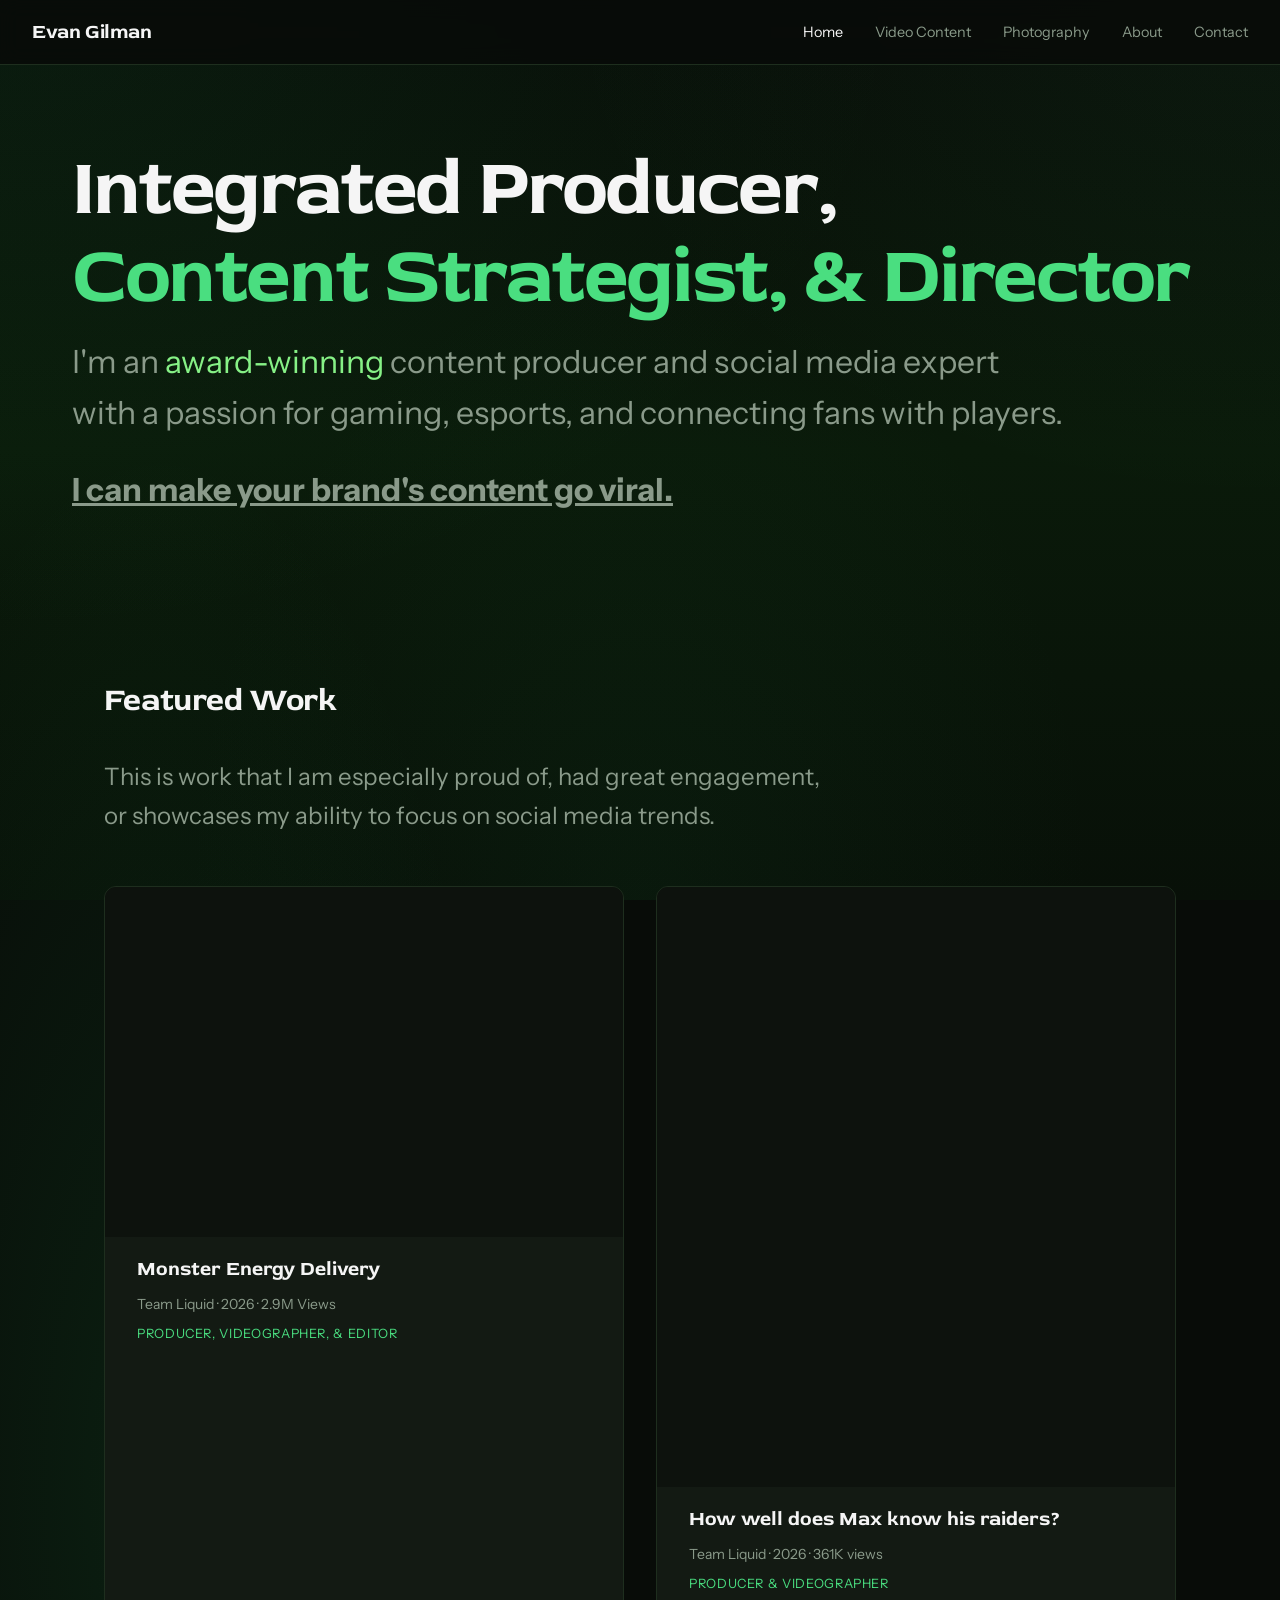
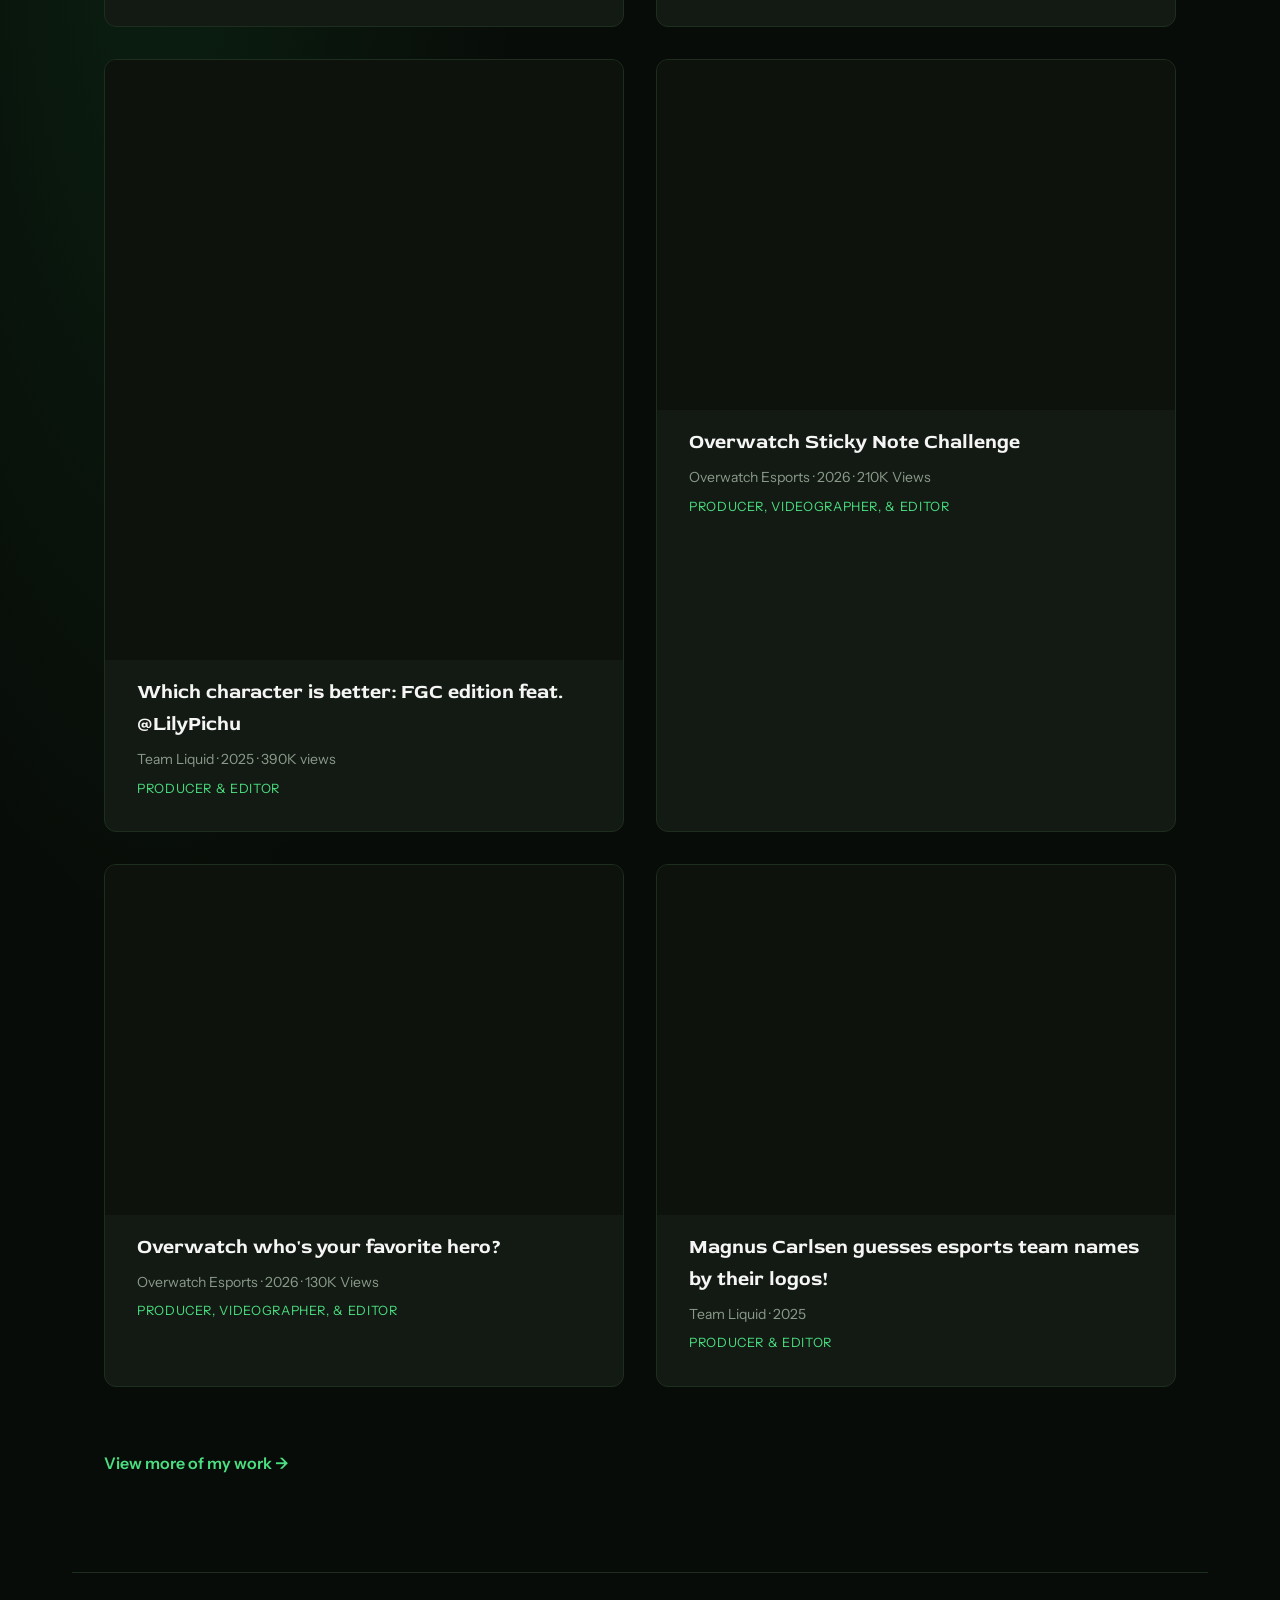
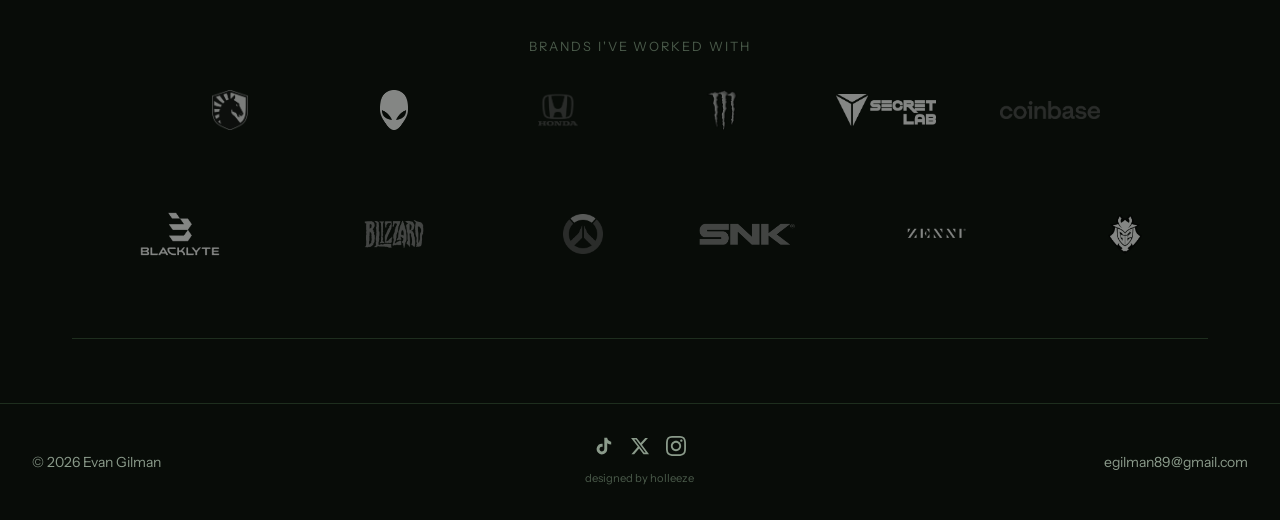
<file: index.html>
<!DOCTYPE html>
<html lang="en">
<head>
  <meta charset="UTF-8">
  <meta name="viewport" content="width=device-width, initial-scale=1.0">
  <title>Evan Gilman | Video Producer</title>
  <link rel="icon" href="images/favicon.ico" type="image/x-icon">
  <link rel="preconnect" href="https://fonts.googleapis.com">
  <link rel="preconnect" href="https://fonts.gstatic.com" crossorigin>
  <link href="https://fonts.googleapis.com/css2?family=Instrument+Sans:wght@400;500;600;700&family=Syne:wght@700;800&display=swap" rel="stylesheet">
  <link rel="stylesheet" href="style.css">
  <link rel="preconnect" href="https://fonts.googleapis.com">
  <link rel="preconnect" href="https://fonts.gstatic.com" crossorigin>
  <link href="https://fonts.googleapis.com/css2?family=Red+Rose:wght@300..700&display=swap" rel="stylesheet">
</head>
<body>
  <nav class="nav">
    <a href="index.html" class="nav-logo">Evan Gilman</a>
    <button class="nav-toggle" aria-label="Toggle menu">
      <span></span>
      <span></span>
    </button>
    <ul class="nav-links">
      <li><a href="index.html" class="active">Home</a></li>
      <li><a href="content.html">Video Content</a></li>
      <li><a href="photography.html">Photography</a></li>
      <li><a href="about.html">About</a></li>
      <li><a href="contact.html">Contact</a></li>
    </ul>
  </nav>

  <main>
    <!-- Hero Section with Reel -->
    <section class="hero">
      <div class="hero-content">
        <h1 class="hero-title">Integrated Producer,<br><span class="accent"> Content Strategist, &amp Director</span></h1>
        <p class="hero-subtitle"> I'm an <a href="https://x.com/esportsawards/status/1827428035915833742?s=20" class="glow-link"> award-winning </a> 
          content producer and social media expert with a passion for gaming, esports, and connecting fans with players.</p>
        <br>
          <p class="hero-subtitle"> <b><u>I can make your brand's content go viral. </u></b></p>  
      </div>
      
        <!-- REEL TEMPORARILY HIDDEN
      <div class="reel-wrapper">
        <div class="video-container">
          <iframe 
            src="https://www.youtube.com/embed/nRwBTQyNLHw" 
            title="Evan Gilman Video Reel"
            allow="accelerometer; autoplay; clipboard-write; encrypted-media; gyroscope; picture-in-picture" 
            allowfullscreen>
          </iframe>
        </div>
        <p class="reel-label">2024 Reel</p>
      </div>
    </section> -->

    <!-- Featured Work -->
    <section class="featured">
      <h2 class="section-title">Featured Work</h2>
      <div><p class="hero-subtitle2"> This is work that I am especially proud of, had great engagement, or showcases my ability to focus on social media trends.</div>
        <br></br>
      <div class="featured-grid">
        
  <!-- Featured Item 1-->
 <article class="featured-item">
  <div class="featured-embed">
    <blockquote class="instagram-media instagram" 
      data-instgrm-permalink="https://www.instagram.com/p/DWR2o2Qki1-/" 
      data-instgrm-version="14">
    </blockquote>
  </div>
  <div class="featured-info">
    <h3>Monster Energy Delivery</h3>
    <p class="featured-meta">Team Liquid · 2026 ·  2.9M Views</p>
    <p class="featured-role">Producer, Videographer, & Editor</p>
  </div>
</article> 

  <!-- Featured Item 2 -->
        <article class="featured-item vertical-video">
        <div class="featured-embed vertical">
        <iframe src="https://www.youtube.com/embed/QvoYkZ2ayCo" ></iframe>
          </div>
            <div class="featured-info">
            <h3>How well does Max know his raiders?</h3>
            <p class="featured-meta">Team Liquid · 2026 · 361K views</p>
            <p class="featured-role">Producer & Videographer</p>
          </div>
        </article>

         <!-- Featured Item 3 -->
        <article class="featured-item vertical-video">
        <div class="featured-embed vertical">
        <iframe src="https://www.youtube.com/embed/5CmzBEQgQRY" ></iframe>
          </div>
            <div class="featured-info">
            <h3>Which character is better: FGC edition feat. @LilyPichu</h3>
            <p class="featured-meta">Team Liquid · 2025 · 390K views</p>
            <p class="featured-role">Producer & Editor</p>
          </div>
        </article>

<!-- Featured Item 4 -->
<article class="featured-item">
  <div class="featured-embed">
    <blockquote class="instagram-media instagram" 
      data-instgrm-permalink="https://www.instagram.com/p/DdrYd7DsU1n/" 
      data-instgrm-version="14">
    </blockquote>
  </div>
  <div class="featured-info">
    <h3>Overwatch Sticky Note Challenge</h3>
    <p class="featured-meta">Overwatch Esports · 2026 ·  210K Views</p>
    <p class="featured-role">Producer, Videographer, & Editor</p>
  </div>
</article> 
      
  <!-- Featured Item 5-->
 <article class="featured-item">
  <div class="featured-embed">
    <blockquote class="instagram-media instagram" 
      data-instgrm-permalink="https://www.instagram.com/p/Dd12KFkP7pO/" 
      data-instgrm-version="14">
    </blockquote>
  </div>
  <div class="featured-info">
    <h3>Overwatch who's your favorite hero? </h3>
    <p class="featured-meta">Overwatch Esports · 2026 ·  130K Views</p>
    <p class="featured-role">Producer, Videographer, & Editor</p>
  </div>
</article> 

  <!-- Featured Item 6 -->
  <article class="featured-item">
  <div class="featured-embed">
    <blockquote class="instagram-media instagram" 
      data-instgrm-permalink="https://www.instagram.com/reel/DJU_d-mSItl/?utm_source=ig_embed&amp;utm_campaign=loading" 
      data-instgrm-version="14">
    </blockquote>
  </div>
  <div class="featured-info">
    <h3>Magnus Carlsen guesses esports team names by their logos!</h3>
    <p class="featured-meta">Team Liquid · 2025</p>
    <p class="featured-role">Producer & Editor</p>
  </div>
</article> 

       </div>

      <a href="content.html" class="view-all-btn">View more of my work →</a>
    </section>

    <!-- Clients/Brands Strip -->
    <section class="clients">
      <p class="clients-label">Brands I've worked with</p>
      <div class="clients-logos">
         <img src="images/teamliquid.webp" alt="Team Liquid">
        <img src="images/alienware.webp" alt="Alienware">
        <img src="images/honda.webp" alt="honda">
        <img src="images/monster.webp" alt="monster" >
        <img src="images/secretlab.webp" alt="secretlab">
        <img src="images/coinbase.webp" alt="coinbase">
        <img src="images/blacklyte.webp" alt="Blacklyte">
        <img src="images/blizzard.webp" alt="Blizzard Entertainment">
        <img src="images/overwatch.webp" alt="Overwatch">
        <img src="images/snk.webp" alt="SNK">
        <img src="images/zenni.webp" alt="Zenni Optical">
        <img src="images/g2.webp" alt="G2 Esports">
      </div>
    </section>
  </main>
<footer class="footer">
  <p>© 2026 Evan Gilman</p>
  <div class="footer-center">
    <div class="footer-social">
      <a href="https://www.tiktok.com/@egil.eye" target="_blank" aria-label="TikTok">
        <svg xmlns="http://www.w3.org/2000/svg" width="20" height="20" viewBox="0 0 24 24" fill="currentColor">
          <path d="M19.59 6.69a4.83 4.83 0 0 1-3.77-4.25V2h-3.45v13.67a2.89 2.89 0 0 1-5.2 1.74 2.89 2.89 0 0 1 2.31-4.64 2.93 2.93 0 0 1 .88.13V9.4a6.84 6.84 0 0 0-1-.05A6.33 6.33 0 0 0 5 20.1a6.34 6.34 0 0 0 10.86-4.43v-7a8.16 8.16 0 0 0 4.77 1.52v-3.4a4.85 4.85 0 0 1-1-.1z"/>
        </svg>
      </a>
      <a href="https://twitter.com/h3yevan" target="_blank" aria-label="X">
        <svg xmlns="http://www.w3.org/2000/svg" width="20" height="20" viewBox="0 0 24 24" fill="currentColor">
          <path d="M18.244 2.25h3.308l-7.227 8.26 8.502 11.24H16.17l-5.214-6.817L4.99 21.75H1.68l7.73-8.835L1.254 2.25H8.08l4.713 6.231zm-1.161 17.52h1.833L7.084 4.126H5.117z"/>
        </svg>
      </a>
      <a href="https://www.instagram.com/h3yevan" target="_blank" aria-label="Instagram">
        <svg xmlns="http://www.w3.org/2000/svg" width="20" height="20" viewBox="0 0 24 24" fill="currentColor">
          <path d="M12 2.163c3.204 0 3.584.012 4.85.07 3.252.148 4.771 1.691 4.919 4.919.058 1.265.069 1.645.069 4.849 0 3.205-.012 3.584-.069 4.849-.149 3.225-1.664 4.771-4.919 4.919-1.266.058-1.644.07-4.85.07-3.204 0-3.584-.012-4.849-.07-3.26-.149-4.771-1.699-4.919-4.92-.058-1.265-.07-1.644-.07-4.849 0-3.204.013-3.583.07-4.849.149-3.227 1.664-4.771 4.919-4.919 1.266-.057 1.645-.069 4.849-.069zm0-2.163c-3.259 0-3.667.014-4.947.072-4.358.2-6.78 2.618-6.98 6.98-.059 1.281-.073 1.689-.073 4.948 0 3.259.014 3.668.072 4.948.2 4.358 2.618 6.78 6.98 6.98 1.281.058 1.689.072 4.948.072 3.259 0 3.668-.014 4.948-.072 4.354-.2 6.782-2.618 6.979-6.98.059-1.28.073-1.689.073-4.948 0-3.259-.014-3.667-.072-4.947-.196-4.354-2.617-6.78-6.979-6.98-1.281-.059-1.69-.073-4.949-.073zm0 5.838c-3.403 0-6.162 2.759-6.162 6.162s2.759 6.163 6.162 6.163 6.162-2.759 6.162-6.163c0-3.403-2.759-6.162-6.162-6.162zm0 10.162c-2.209 0-4-1.79-4-4 0-2.209 1.791-4 4-4s4 1.791 4 4c0 2.21-1.791 4-4 4zm6.406-11.845c-.796 0-1.441.645-1.441 1.44s.645 1.44 1.441 1.44c.795 0 1.439-.645 1.439-1.44s-.644-1.44-1.439-1.44z"/>
        </svg>
      </a>
    </div>
    <a href="https://holleeze.github.io/portfolio/" target="_blank" class="credit-link">designed by holleeze</a>
  </div>
  <a href="mailto:egilman89@gmail.com">egilman89@gmail.com</a>
</footer>

  <!-- Social Embed Scripts -->
  <script async src="https://www.tiktok.com/embed.js"></script>
  <script async src="//www.instagram.com/embed.js"></script>
  <script async src="https://platform.twitter.com/widgets.js" charset="utf-8"></script>
  <script src="script.js"></script>
</body>
</html>
</file>
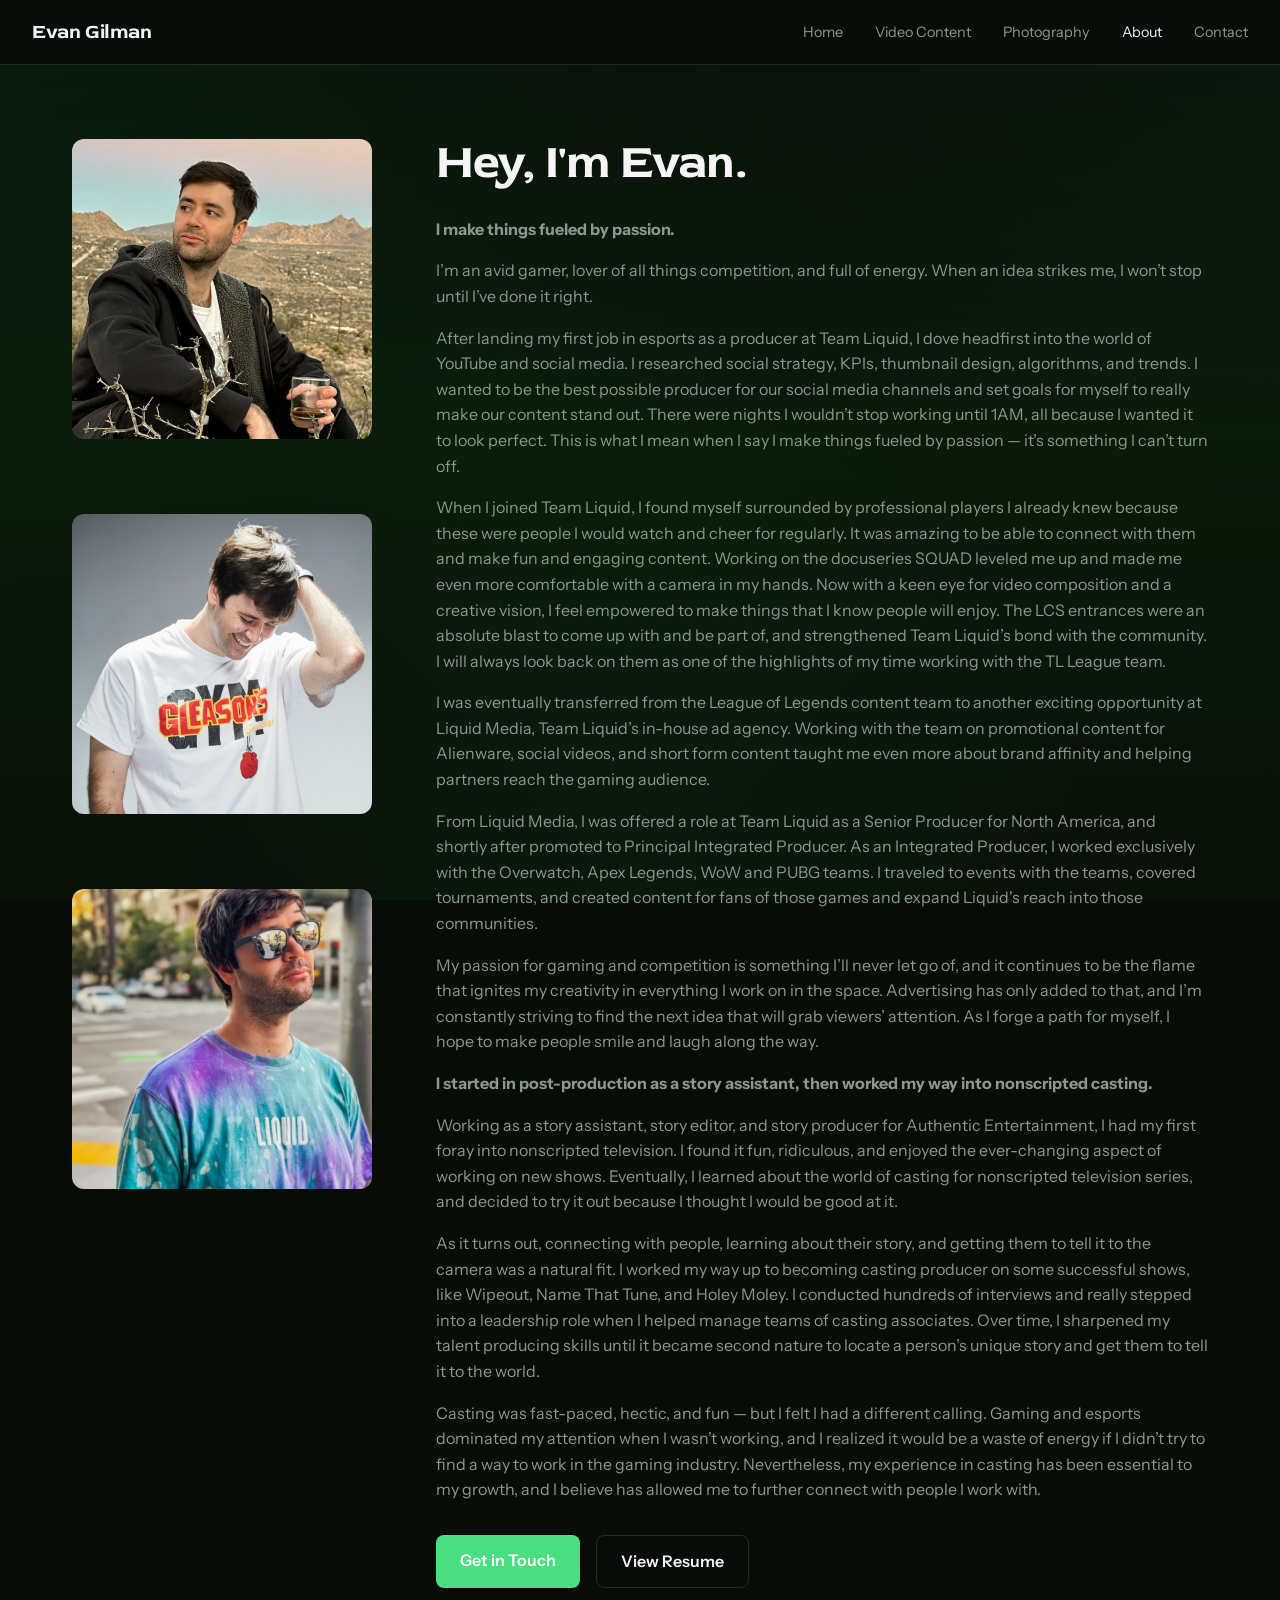
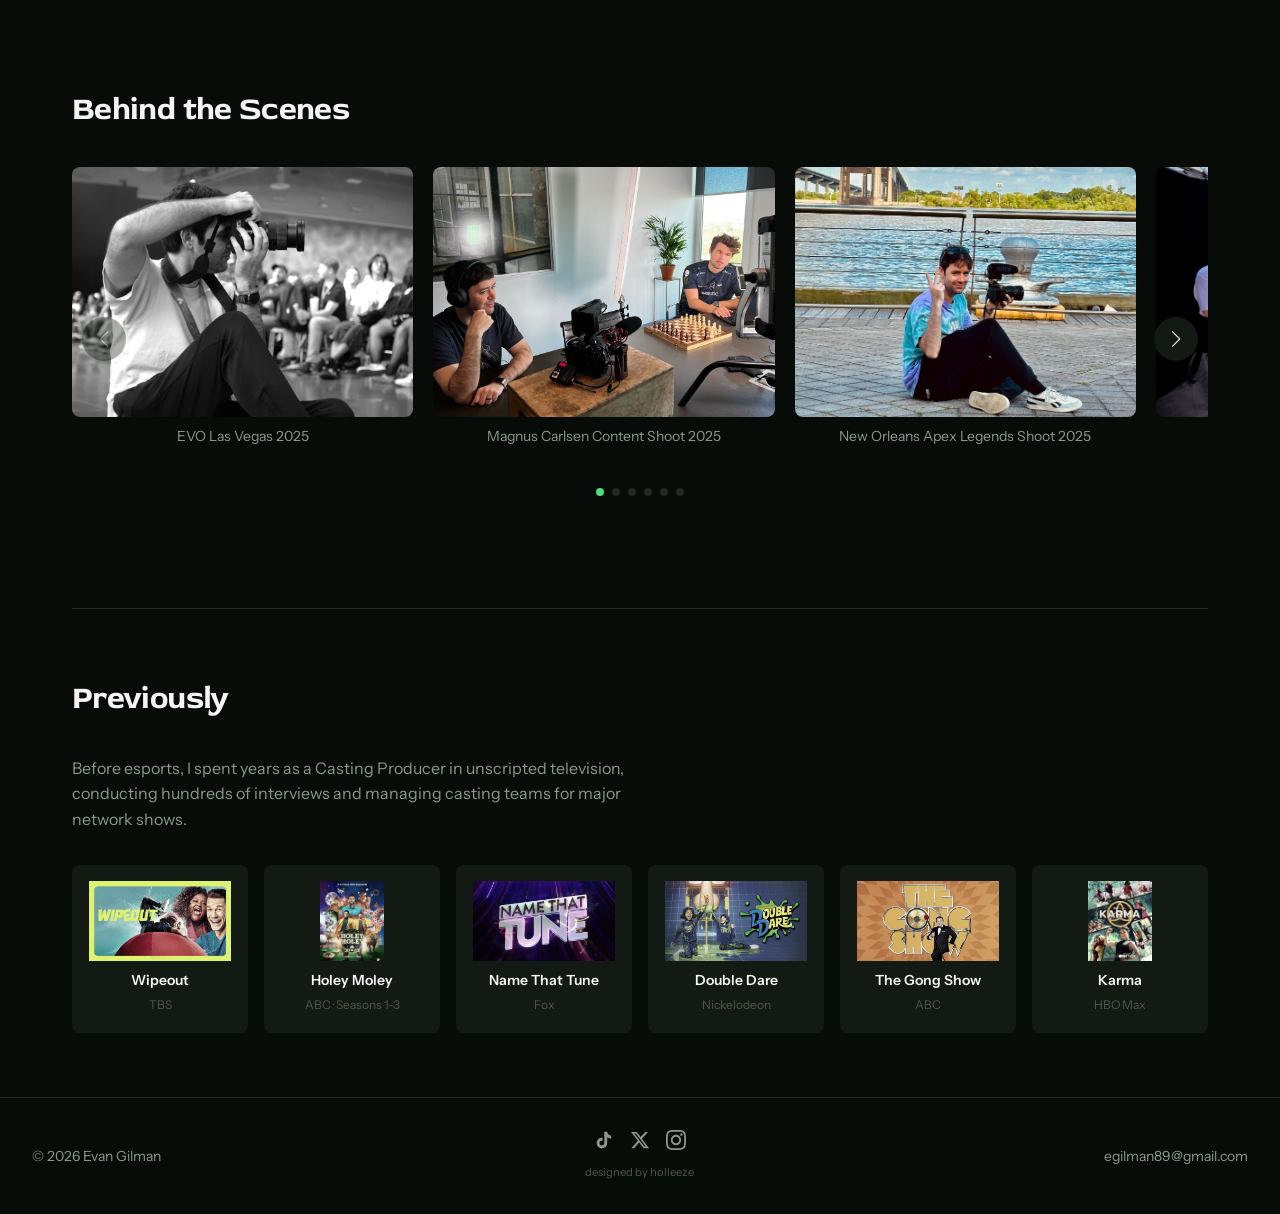
<file: about.html>
<!DOCTYPE html>
<html lang="en">
<head>
  <meta charset="UTF-8">
  <meta name="viewport" content="width=device-width, initial-scale=1.0">
  <title>About | Evan Gilman</title>
  <link rel="icon" href="images/favicon.ico" type="image/x-icon">
  <link rel="preconnect" href="https://fonts.googleapis.com">
  <link rel="preconnect" href="https://fonts.gstatic.com" crossorigin>
  <link href="https://fonts.googleapis.com/css2?family=Instrument+Sans:wght@400;500;600;700&family=Syne:wght@700;800&display=swap" rel="stylesheet">
  <link rel="stylesheet" href="https://cdn.jsdelivr.net/npm/swiper@11/swiper-bundle.min.css">
  <link rel="stylesheet" href="style.css">
  <link href="https://fonts.googleapis.com/css2?family=Red+Rose:wght@300..700&display=swap" rel="stylesheet">
</head>
<body>
  <nav class="nav">
    <a href="index.html" class="nav-logo">Evan Gilman</a>
    <button class="nav-toggle" aria-label="Toggle menu">
      <span></span>
      <span></span>
    </button>
    <ul class="nav-links">
      <li><a href="index.html">Home</a></li>
      <li><a href="content.html">Video Content</a></li>
      <li><a href="photography.html">Photography</a></li>
      <li><a href="about.html" class="active">About</a></li>
      <li><a href="contact.html">Contact</a></li>
    </ul>
  </nav>

  <main class="about-page">
    <!-- Bio Section -->
    <section class="bio-section">
      <div class="bio-image">
        <!-- Replace with Evan's headshot -->
        <img src="images/headshot.jpg" alt="Evan Gilman">
         <img src="images/smaller_pfp.webp" alt="Evan Gilman">
          <img src="images/evan_queen_mary.webp" alt="Evan Gilman">
      </div>
      <div class="bio-content">
        <h1>Hey, I'm Evan.</h1>
        <p><strong>I make things fueled by passion.</strong> </p>
        <p>I’m an avid gamer, lover of all things competition, and full of energy. When an idea strikes me, I won’t stop until I’ve done it right.</p>

        <p>After landing my first job in esports as a producer at Team Liquid, I dove headfirst into the world of YouTube and social media. I researched social strategy, KPIs, thumbnail design, algorithms, and trends. I wanted to be the best possible producer for our social media channels and set goals for myself to really make our content stand out. There were nights I wouldn’t stop working until 1AM, all because I wanted it to look perfect. This is what I mean when I say I make things fueled by passion — it’s something I can’t turn off.</p>

        <p>When I joined Team Liquid, I found myself surrounded by professional players I already knew because these were people I would watch and cheer for regularly. It was amazing to be able to connect with them and make fun and engaging content. Working on the docuseries SQUAD leveled me up and made me even more comfortable with a camera in my hands. Now with a keen eye for video composition and a creative vision, I feel empowered to make things that I know people will enjoy. The LCS entrances were an absolute blast to come up with and be part of, and strengthened Team Liquid’s bond with the community. I will always look back on them as one of the highlights of my time working with the TL League team.</p>

        <p>I was eventually transferred from the League of Legends content team to another exciting opportunity at Liquid Media, Team Liquid’s in-house ad agency. Working with the team on promotional content for Alienware, social videos, and short form content taught me even more about brand affinity and helping partners reach the gaming audience. </p>
         
        <p>From Liquid Media, I was offered a role at Team Liquid as a Senior Producer for North America, and shortly after promoted to Principal Integrated Producer. As an Integrated Producer, I worked exclusively with the Overwatch, Apex Legends, WoW and PUBG teams. I traveled to events with the teams, covered tournaments, and created content for fans of those games and expand Liquid's reach into those communities.</p>

        <p>My passion for gaming and competition is something I’ll never let go of, and it continues to be the flame that ignites my creativity in everything I work on in the space. Advertising has only added to that, and I’m constantly striving to find the next idea that will grab viewers’ attention. As I forge a path for myself, I hope to make people smile and laugh along the way.</p>

        <strong><p>I started in post-production as a story assistant, then worked my way into nonscripted casting.</p></strong>

        <p>Working as a story assistant, story editor, and story producer for Authentic Entertainment, I had my first foray into nonscripted television. I found it fun, ridiculous, and enjoyed the ever-changing aspect of working on new shows. Eventually, I learned about the world of casting for nonscripted television series, and decided to try it out because I thought I would be good at it. </p>

        <p>As it turns out, connecting with people, learning about their story, and getting them to tell it to the camera was a natural fit. I worked my way up to becoming casting producer on some successful shows, like Wipeout, Name That Tune, and Holey Moley. I conducted hundreds of interviews and really stepped into a leadership role when I helped manage teams of casting associates. Over time, I sharpened my talent producing skills until it became second nature to locate a person’s unique story and get them to tell it to the world.</p>

        <p>Casting was fast-paced, hectic, and fun — but I felt I had a different calling. Gaming and esports dominated my attention when I wasn’t working, and I realized it would be a waste of energy if I didn’t try to find a way to work in the gaming industry. Nevertheless, my experience in casting has been essential to my growth, and I believe has allowed me to further connect with people I work with.</p>

        <div class="bio-cta">
          <a href="contact.html" class="btn-primary">Get in Touch</a>
          <a href="https://www.canva.com/design/DAGc8-GOhhs/wvaXw46VgrkJQUv9GtsSOA/view?utm_content=DAGc8-GOhhs&utm_campaign=designshare&utm_medium=link2&utm_source=uniquelinks&utlId=h7ed1aebfc4" class="btn-secondary" target="_blank">View Resume </a>
        </div>
      </div>
    </section>

    <!-- BTS Carousel -->
    <section class="bts-section">
      <h2 class="section-title">Behind the Scenes</h2>
      
      <div class="swiper bts-carousel">
        <div class="swiper-wrapper">
          <!-- Add your BTS photos here -->
          <div class="swiper-slide">
            <img src="images/bts1.jpg" alt="On set at Team Liquid facility">
            <p class="bts-caption">EVO Las Vegas 2025</p>
          </div>
          <div class="swiper-slide">
            <img src="images/bts2.JPG" alt="Magnus Carlsen Content Shoot 2025">
            <p class="bts-caption">Magnus Carlsen Content Shoot 2025</p>
          </div>
          <div class="swiper-slide">
            <img src="images/bts3.jpg" alt="Behind the camera at LCS">
            <p class="bts-caption">New Orleans Apex Legends Shoot 2025</p>
          </div>
          <div class="swiper-slide">
            <img src="images/bts4.jpg" alt="Production setup">
            <p class="bts-caption">TL x Honda Commercial Shoot 2024 </p>
          </div>
          <div class="swiper-slide">
            <img src="images/bts6.png" alt="With the team">
            <p class="bts-caption">At AWTF Los Angeles </p>
          </div>
          <div class="swiper-slide">
            <img src="images/bts7.jpg" alt="Editing bay">
            <p class="bts-caption">ALGS Open New Orleans 2025</p>
          </div>
          <div class="swiper-slide">
            <img src="images/bts8.jpg">
            <p class="bts-caption">Team Liquid Jersey Photoshoot</p>
          </div>
          <div class="swiper-slide">
            <img src="images/bts9.jpg">
            <p class="bts-caption">ALGS Open New Orleans 2025</p>
          </div>
        </div>
        <div class="swiper-pagination"></div>
        <div class="swiper-button-prev"></div>
        <div class="swiper-button-next"></div>
      </div>
    </section>

    <!-- Previous Work / Casting Credits -->
    <section class="previous-section">
      <h2 class="section-title">Previously</h2>
      <p class="previous-intro">Before esports, I spent years as a Casting Producer in unscripted television, conducting hundreds of interviews and managing casting teams for major network shows.</p>
      
      <div class="credits-grid">
        <div class="credit-item">
          <img src="images/wipeout.webp" alt="Wipeout">
          <span>Wipeout</span>
          <small>TBS</small>
        </div>
        <div class="credit-item">
          <img src="images/holymoley.webp" alt="Holey Moley">
          <span>Holey Moley</span>
          <small>ABC · Seasons 1-3</small>
        </div>
        <div class="credit-item">
          <img src="images/namethattune.webp" alt="Name That Tune">
          <span>Name That Tune</span>
          <small>Fox</small>
        </div>
        <div class="credit-item">
          <img src="images/doubledare.webp" alt="Double Dare">
          <span>Double Dare</span>
          <small>Nickelodeon</small>
        </div>
        <div class="credit-item">
          <img src="images/gongshow.webp" alt="The Gong Show">
          <span>The Gong Show</span>
          <small>ABC</small>
        </div>
        <div class="credit-item">
          <img src="images/Karma.webp" alt="Karma">
          <span>Karma</span>
          <small>HBO Max</small>
        </div>
      </div>
    </section>
  </main>

  <footer class="footer">
  <p>© 2026 Evan Gilman</p>
  <div class="footer-center">
    <div class="footer-social">
      <a href="https://www.tiktok.com/@egil.eye" target="_blank" aria-label="TikTok">
        <svg xmlns="http://www.w3.org/2000/svg" width="20" height="20" viewBox="0 0 24 24" fill="currentColor">
          <path d="M19.59 6.69a4.83 4.83 0 0 1-3.77-4.25V2h-3.45v13.67a2.89 2.89 0 0 1-5.2 1.74 2.89 2.89 0 0 1 2.31-4.64 2.93 2.93 0 0 1 .88.13V9.4a6.84 6.84 0 0 0-1-.05A6.33 6.33 0 0 0 5 20.1a6.34 6.34 0 0 0 10.86-4.43v-7a8.16 8.16 0 0 0 4.77 1.52v-3.4a4.85 4.85 0 0 1-1-.1z"/>
        </svg>
      </a>
      <a href="https://twitter.com/h3yevan" target="_blank" aria-label="X">
        <svg xmlns="http://www.w3.org/2000/svg" width="20" height="20" viewBox="0 0 24 24" fill="currentColor">
          <path d="M18.244 2.25h3.308l-7.227 8.26 8.502 11.24H16.17l-5.214-6.817L4.99 21.75H1.68l7.73-8.835L1.254 2.25H8.08l4.713 6.231zm-1.161 17.52h1.833L7.084 4.126H5.117z"/>
        </svg>
      </a>
      <a href="https://www.instagram.com/h3yevan" target="_blank" aria-label="Instagram">
        <svg xmlns="http://www.w3.org/2000/svg" width="20" height="20" viewBox="0 0 24 24" fill="currentColor">
          <path d="M12 2.163c3.204 0 3.584.012 4.85.07 3.252.148 4.771 1.691 4.919 4.919.058 1.265.069 1.645.069 4.849 0 3.205-.012 3.584-.069 4.849-.149 3.225-1.664 4.771-4.919 4.919-1.266.058-1.644.07-4.85.07-3.204 0-3.584-.012-4.849-.07-3.26-.149-4.771-1.699-4.919-4.92-.058-1.265-.07-1.644-.07-4.849 0-3.204.013-3.583.07-4.849.149-3.227 1.664-4.771 4.919-4.919 1.266-.057 1.645-.069 4.849-.069zm0-2.163c-3.259 0-3.667.014-4.947.072-4.358.2-6.78 2.618-6.98 6.98-.059 1.281-.073 1.689-.073 4.948 0 3.259.014 3.668.072 4.948.2 4.358 2.618 6.78 6.98 6.98 1.281.058 1.689.072 4.948.072 3.259 0 3.668-.014 4.948-.072 4.354-.2 6.782-2.618 6.979-6.98.059-1.28.073-1.689.073-4.948 0-3.259-.014-3.667-.072-4.947-.196-4.354-2.617-6.78-6.979-6.98-1.281-.059-1.69-.073-4.949-.073zm0 5.838c-3.403 0-6.162 2.759-6.162 6.162s2.759 6.163 6.162 6.163 6.162-2.759 6.162-6.163c0-3.403-2.759-6.162-6.162-6.162zm0 10.162c-2.209 0-4-1.79-4-4 0-2.209 1.791-4 4-4s4 1.791 4 4c0 2.21-1.791 4-4 4zm6.406-11.845c-.796 0-1.441.645-1.441 1.44s.645 1.44 1.441 1.44c.795 0 1.439-.645 1.439-1.44s-.644-1.44-1.439-1.44z"/>
        </svg>
      </a>
    </div>
    <a href="https://holleeze.github.io/portfolio/" target="_blank" class="credit-link">designed by holleeze</a>
  </div>
  <a href="mailto:egilman89@gmail.com">egilman89@gmail.com</a>
</footer>

  <script src="https://cdn.jsdelivr.net/npm/swiper@11/swiper-bundle.min.js"></script>
  <script src="script.js"></script>
</body>
</html>
</file>
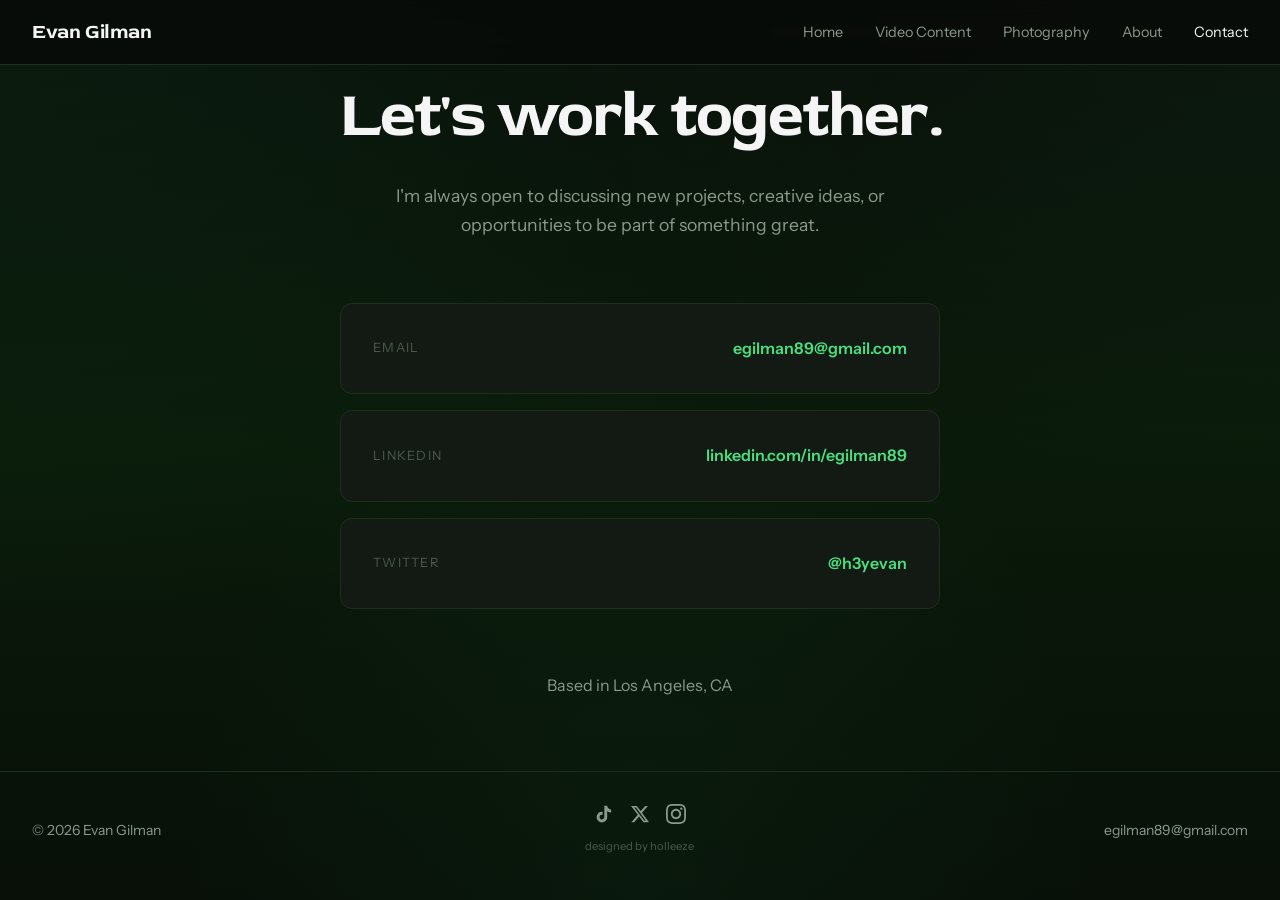
<file: contact.html>
<!DOCTYPE html>
<html lang="en">
<head>
  <meta charset="UTF-8">
  <meta name="viewport" content="width=device-width, initial-scale=1.0">
  <title>Contact | Evan Gilman</title>
  <link rel="icon" href="images/favicon.ico" type="image/x-icon">
  <link rel="preconnect" href="https://fonts.googleapis.com">
  <link rel="preconnect" href="https://fonts.gstatic.com" crossorigin>
  <link href="https://fonts.googleapis.com/css2?family=Instrument+Sans:wght@400;500;600;700&family=Syne:wght@700;800&display=swap" rel="stylesheet">
  <link href="https://fonts.googleapis.com/css2?family=Red+Rose:wght@300..700&display=swap" rel="stylesheet">
  <link rel="stylesheet" href="style.css">
  
</head>
<body>
  <nav class="nav">
    <a href="index.html" class="nav-logo">Evan Gilman</a>
    <button class="nav-toggle" aria-label="Toggle menu">
      <span></span>
      <span></span>
    </button>
    <ul class="nav-links">
      <li><a href="index.html">Home</a></li>
      <li><a href="content.html">Video Content</a></li>
      <li><a href="photography.html">Photography</a></li>
      <li><a href="about.html">About</a></li>
      <li><a href="contact.html" class="active">Contact</a></li>
    </ul>
  </nav>

  <main class="contact-page">
    <section class="contact-content">
      <h1>Let's work together.</h1>
      <p>I'm always open to discussing new projects, creative ideas, or opportunities to be part of something great.</p>
      
      <div class="contact-links">
        <a href="mailto:egilman89@gmail.com" class="contact-item">
          <span class="contact-label">Email</span>
          <span class="contact-value">egilman89@gmail.com</span>
        </a>
        
        <a href="https://www.linkedin.com/in/egilman89" target="_blank" class="contact-item">
          <span class="contact-label">LinkedIn</span>
          <span class="contact-value">linkedin.com/in/egilman89</span>
        </a>
        
        <a href="https://twitter.com/h3yevan" target="_blank" class="contact-item">
          <span class="contact-label">Twitter</span>
          <span class="contact-value">@h3yevan</span>
        </a>
      </div>

      <div class="contact-location">
        <p>Based in Los Angeles, CA</p>
        <p class="availability"></p>
      </div>
    </section>
  </main>

  <footer class="footer">
  <p>© 2026 Evan Gilman</p>
  <div class="footer-center">
    <div class="footer-social">
      <a href="https://www.tiktok.com/@egil.eye" target="_blank" aria-label="TikTok">
        <svg xmlns="http://www.w3.org/2000/svg" width="20" height="20" viewBox="0 0 24 24" fill="currentColor">
          <path d="M19.59 6.69a4.83 4.83 0 0 1-3.77-4.25V2h-3.45v13.67a2.89 2.89 0 0 1-5.2 1.74 2.89 2.89 0 0 1 2.31-4.64 2.93 2.93 0 0 1 .88.13V9.4a6.84 6.84 0 0 0-1-.05A6.33 6.33 0 0 0 5 20.1a6.34 6.34 0 0 0 10.86-4.43v-7a8.16 8.16 0 0 0 4.77 1.52v-3.4a4.85 4.85 0 0 1-1-.1z"/>
        </svg>
      </a>
      <a href="https://twitter.com/h3yevan" target="_blank" aria-label="X">
        <svg xmlns="http://www.w3.org/2000/svg" width="20" height="20" viewBox="0 0 24 24" fill="currentColor">
          <path d="M18.244 2.25h3.308l-7.227 8.26 8.502 11.24H16.17l-5.214-6.817L4.99 21.75H1.68l7.73-8.835L1.254 2.25H8.08l4.713 6.231zm-1.161 17.52h1.833L7.084 4.126H5.117z"/>
        </svg>
      </a>
      <a href="https://www.instagram.com/h3yevan" target="_blank" aria-label="Instagram">
        <svg xmlns="http://www.w3.org/2000/svg" width="20" height="20" viewBox="0 0 24 24" fill="currentColor">
          <path d="M12 2.163c3.204 0 3.584.012 4.85.07 3.252.148 4.771 1.691 4.919 4.919.058 1.265.069 1.645.069 4.849 0 3.205-.012 3.584-.069 4.849-.149 3.225-1.664 4.771-4.919 4.919-1.266.058-1.644.07-4.85.07-3.204 0-3.584-.012-4.849-.07-3.26-.149-4.771-1.699-4.919-4.92-.058-1.265-.07-1.644-.07-4.849 0-3.204.013-3.583.07-4.849.149-3.227 1.664-4.771 4.919-4.919 1.266-.057 1.645-.069 4.849-.069zm0-2.163c-3.259 0-3.667.014-4.947.072-4.358.2-6.78 2.618-6.98 6.98-.059 1.281-.073 1.689-.073 4.948 0 3.259.014 3.668.072 4.948.2 4.358 2.618 6.78 6.98 6.98 1.281.058 1.689.072 4.948.072 3.259 0 3.668-.014 4.948-.072 4.354-.2 6.782-2.618 6.979-6.98.059-1.28.073-1.689.073-4.948 0-3.259-.014-3.667-.072-4.947-.196-4.354-2.617-6.78-6.979-6.98-1.281-.059-1.69-.073-4.949-.073zm0 5.838c-3.403 0-6.162 2.759-6.162 6.162s2.759 6.163 6.162 6.163 6.162-2.759 6.162-6.163c0-3.403-2.759-6.162-6.162-6.162zm0 10.162c-2.209 0-4-1.79-4-4 0-2.209 1.791-4 4-4s4 1.791 4 4c0 2.21-1.791 4-4 4zm6.406-11.845c-.796 0-1.441.645-1.441 1.44s.645 1.44 1.441 1.44c.795 0 1.439-.645 1.439-1.44s-.644-1.44-1.439-1.44z"/>
        </svg>
      </a>
    </div>
    <a href="https://holleeze.github.io/portfolio/" target="_blank" class="credit-link">designed by holleeze</a>
  </div>
  <a href="mailto:egilman89@gmail.com">egilman89@gmail.com</a>
</footer>

  <script src="script.js"></script>
</body>
</html>
</file>
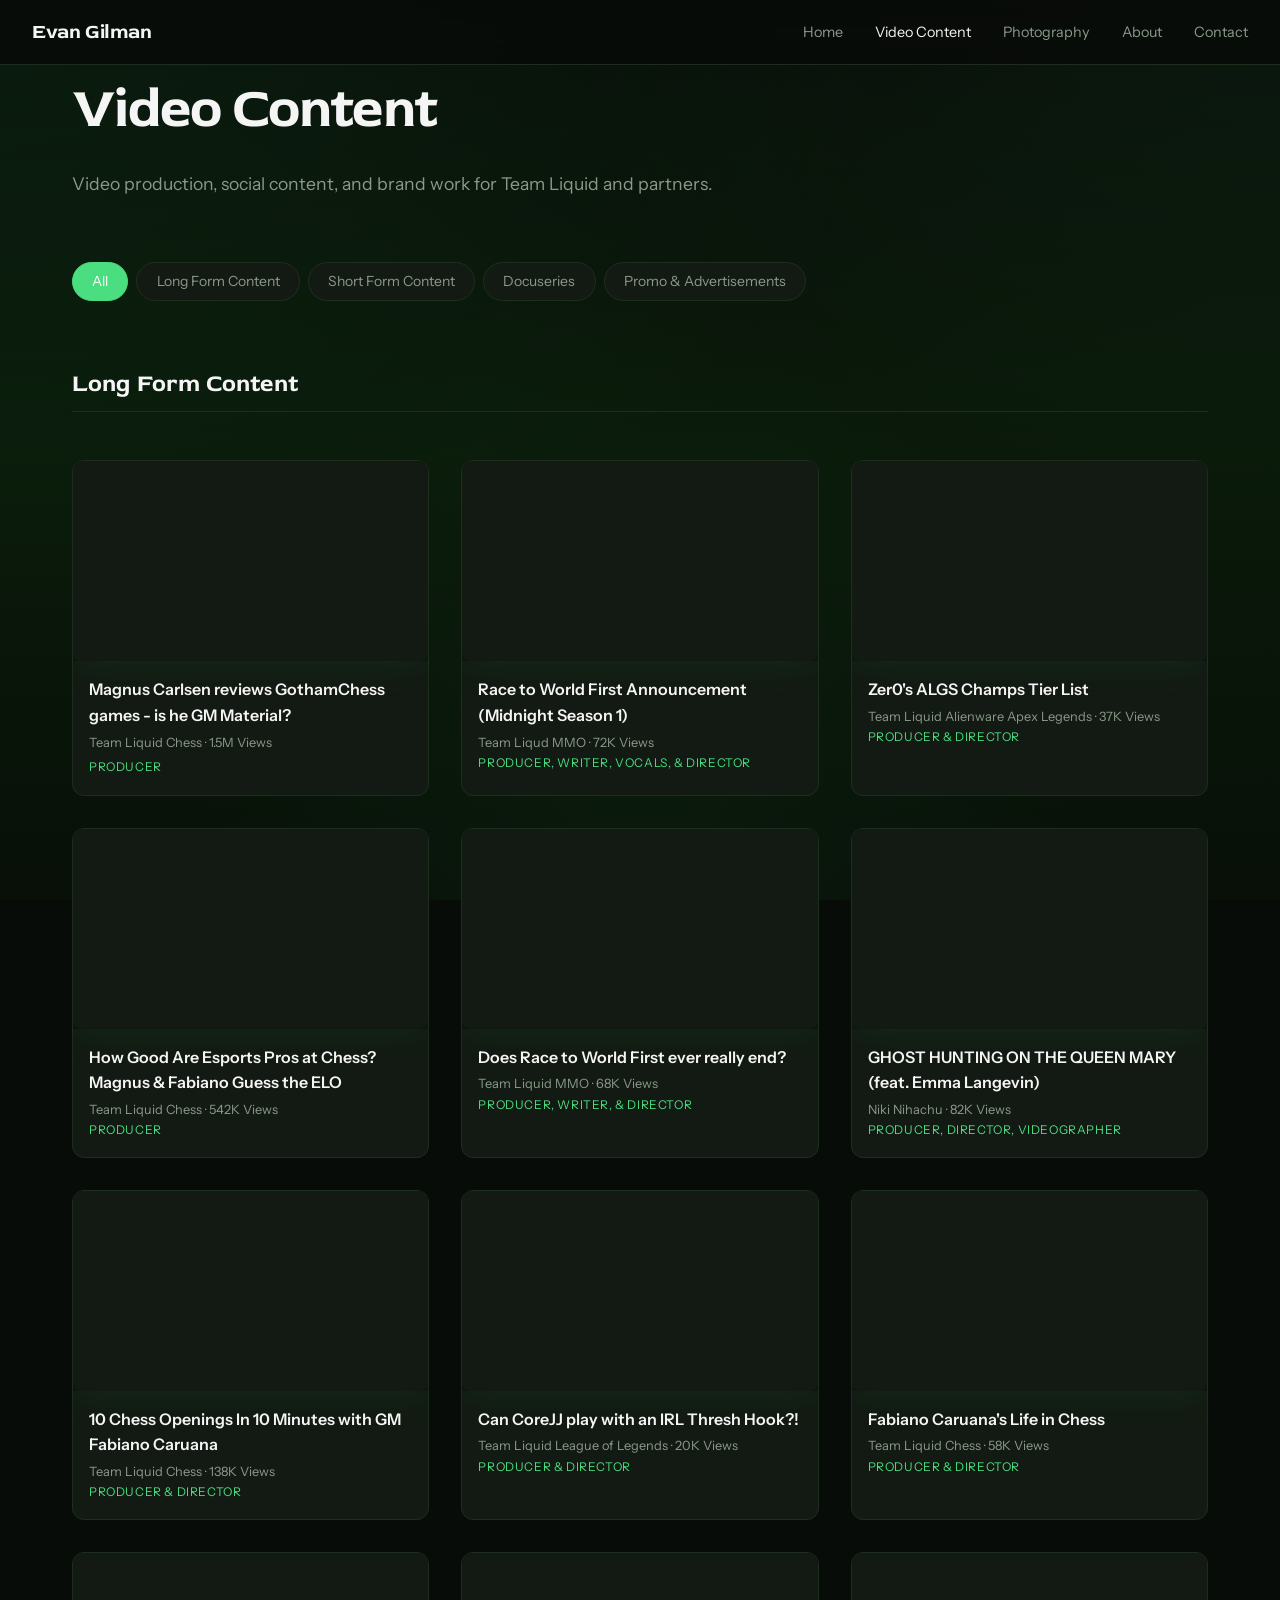
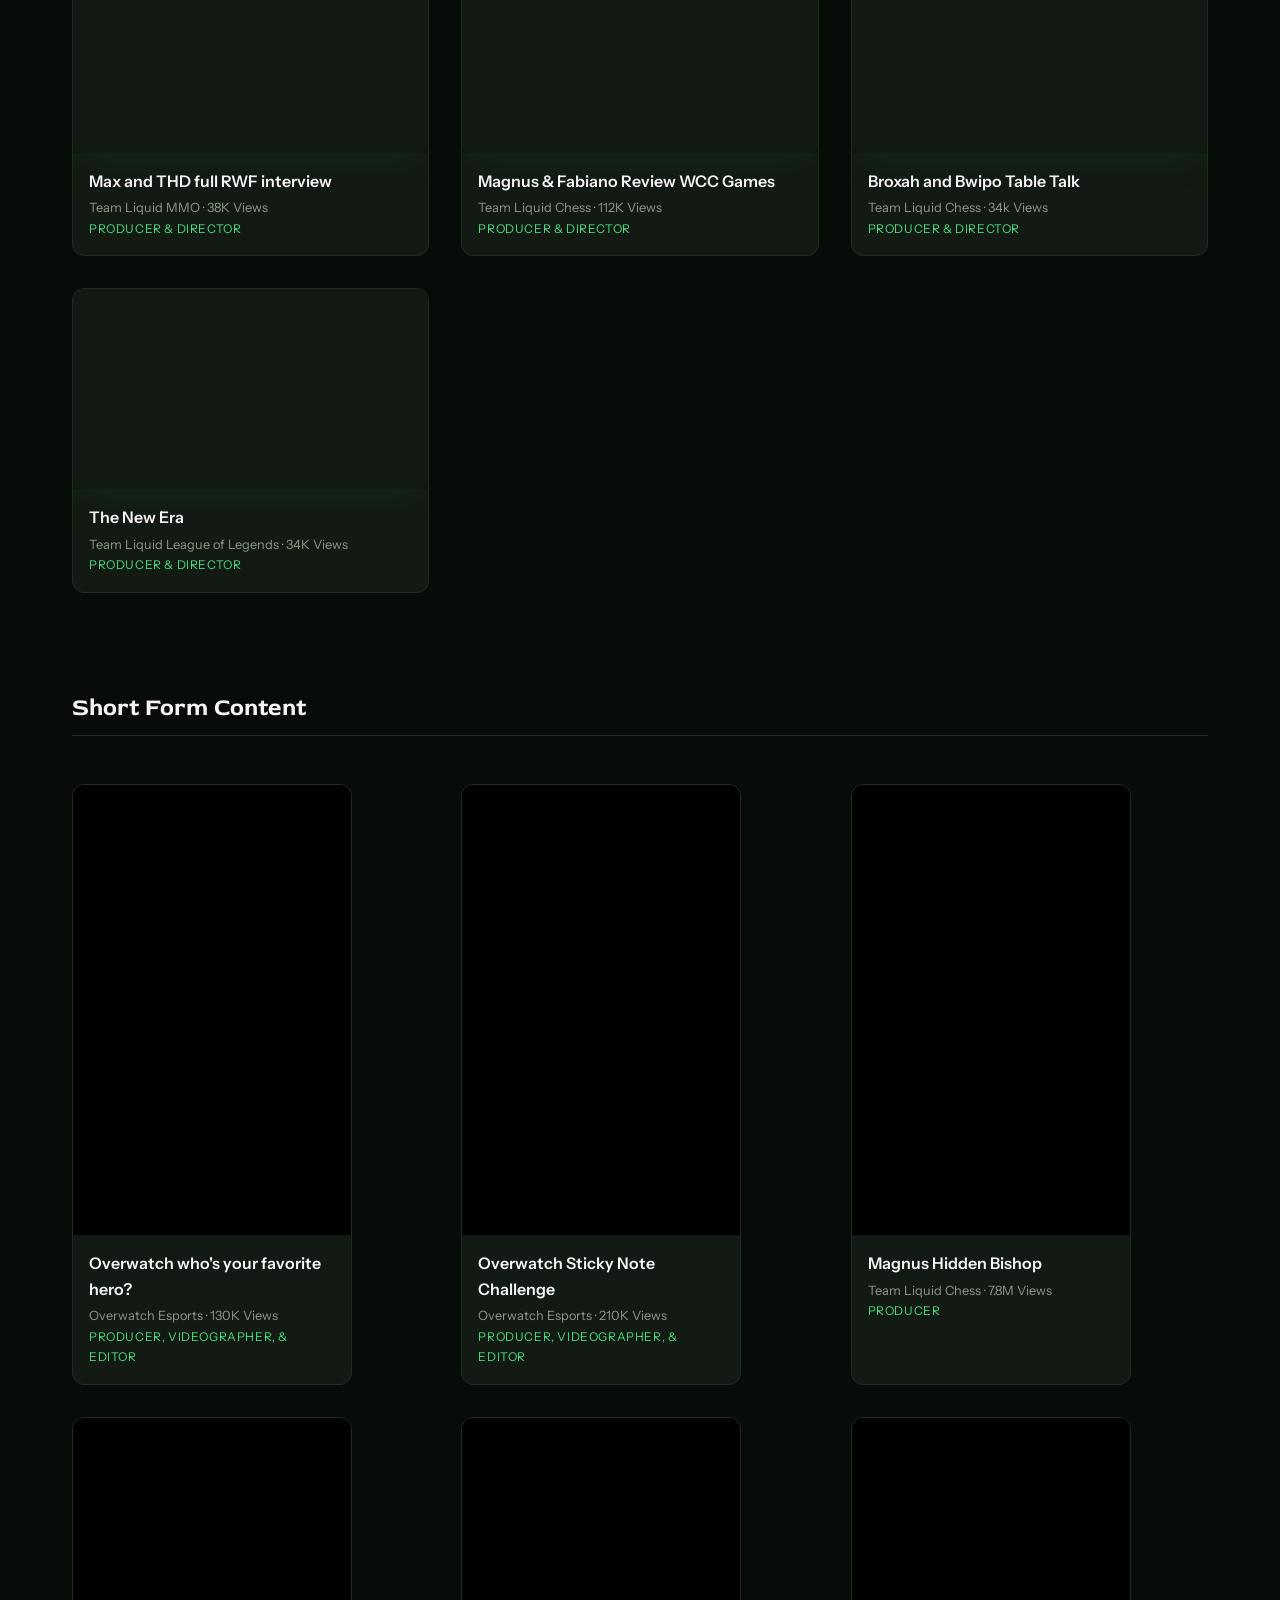
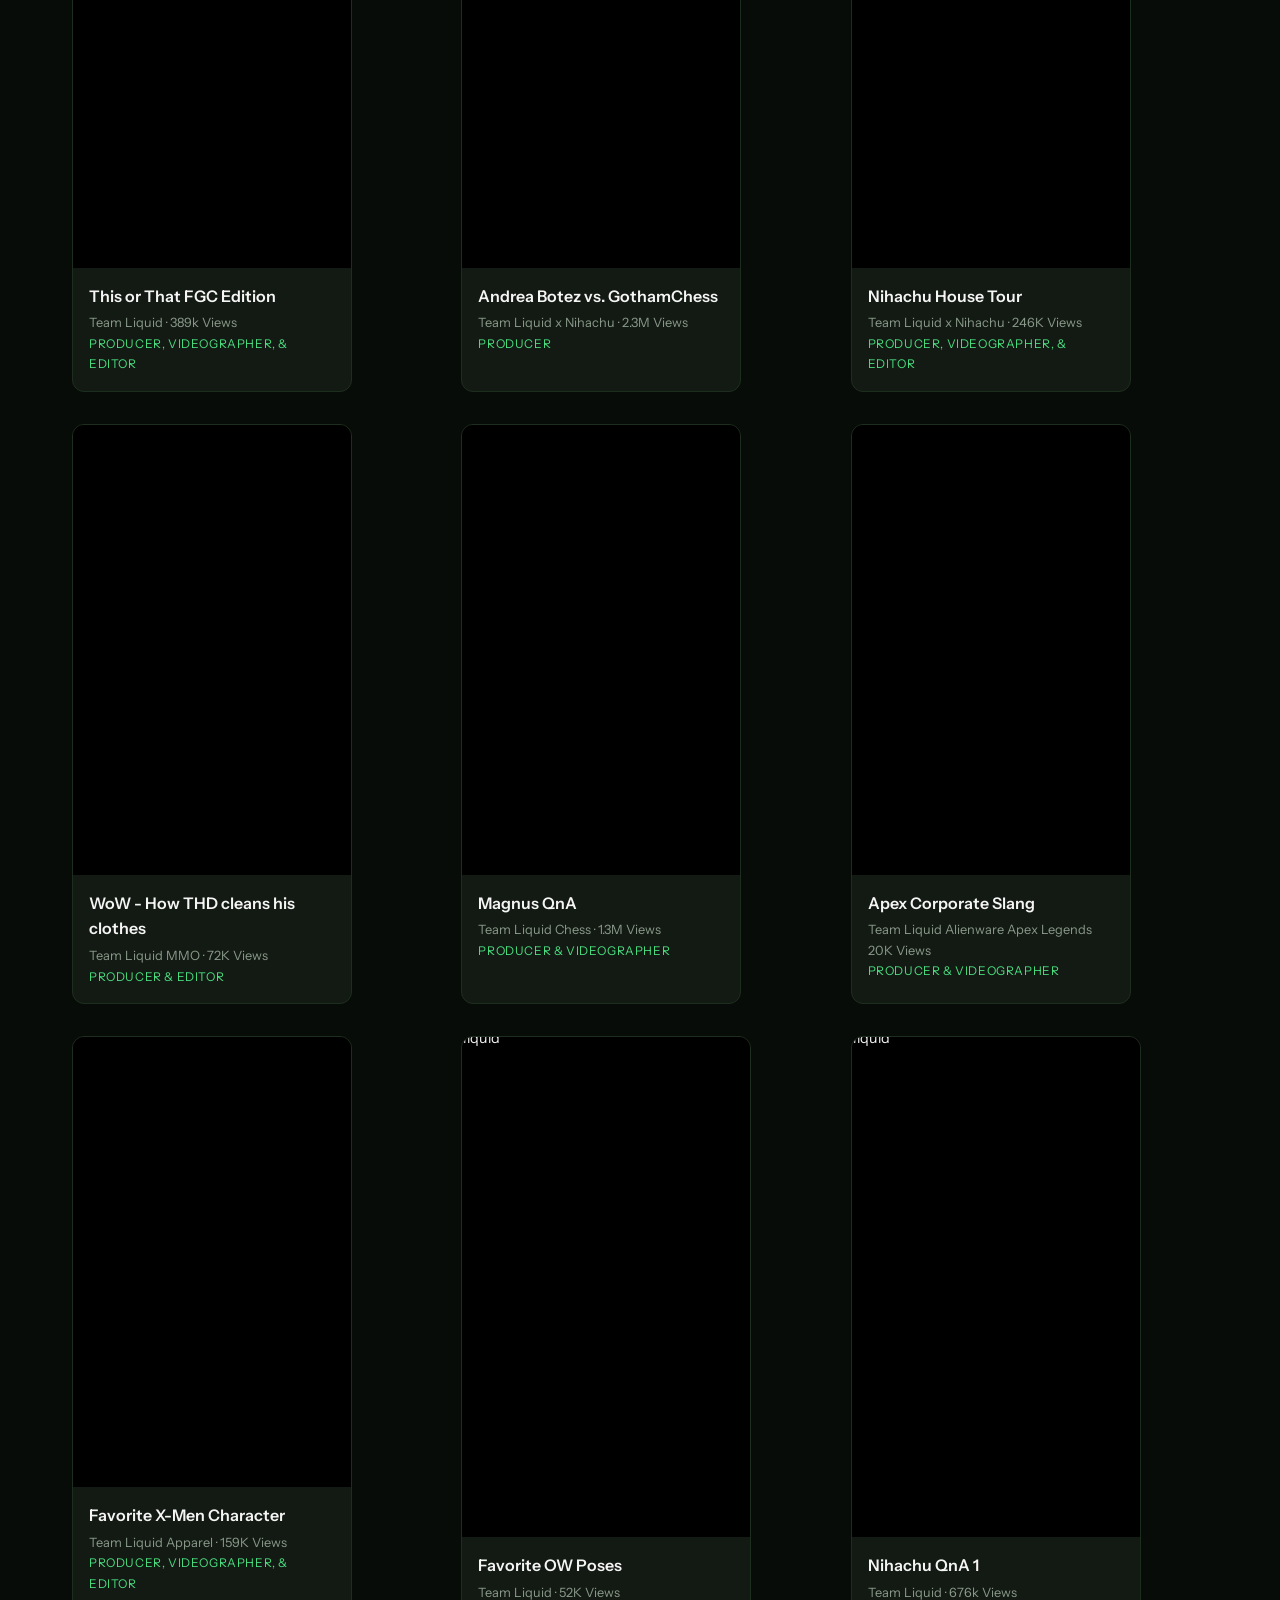
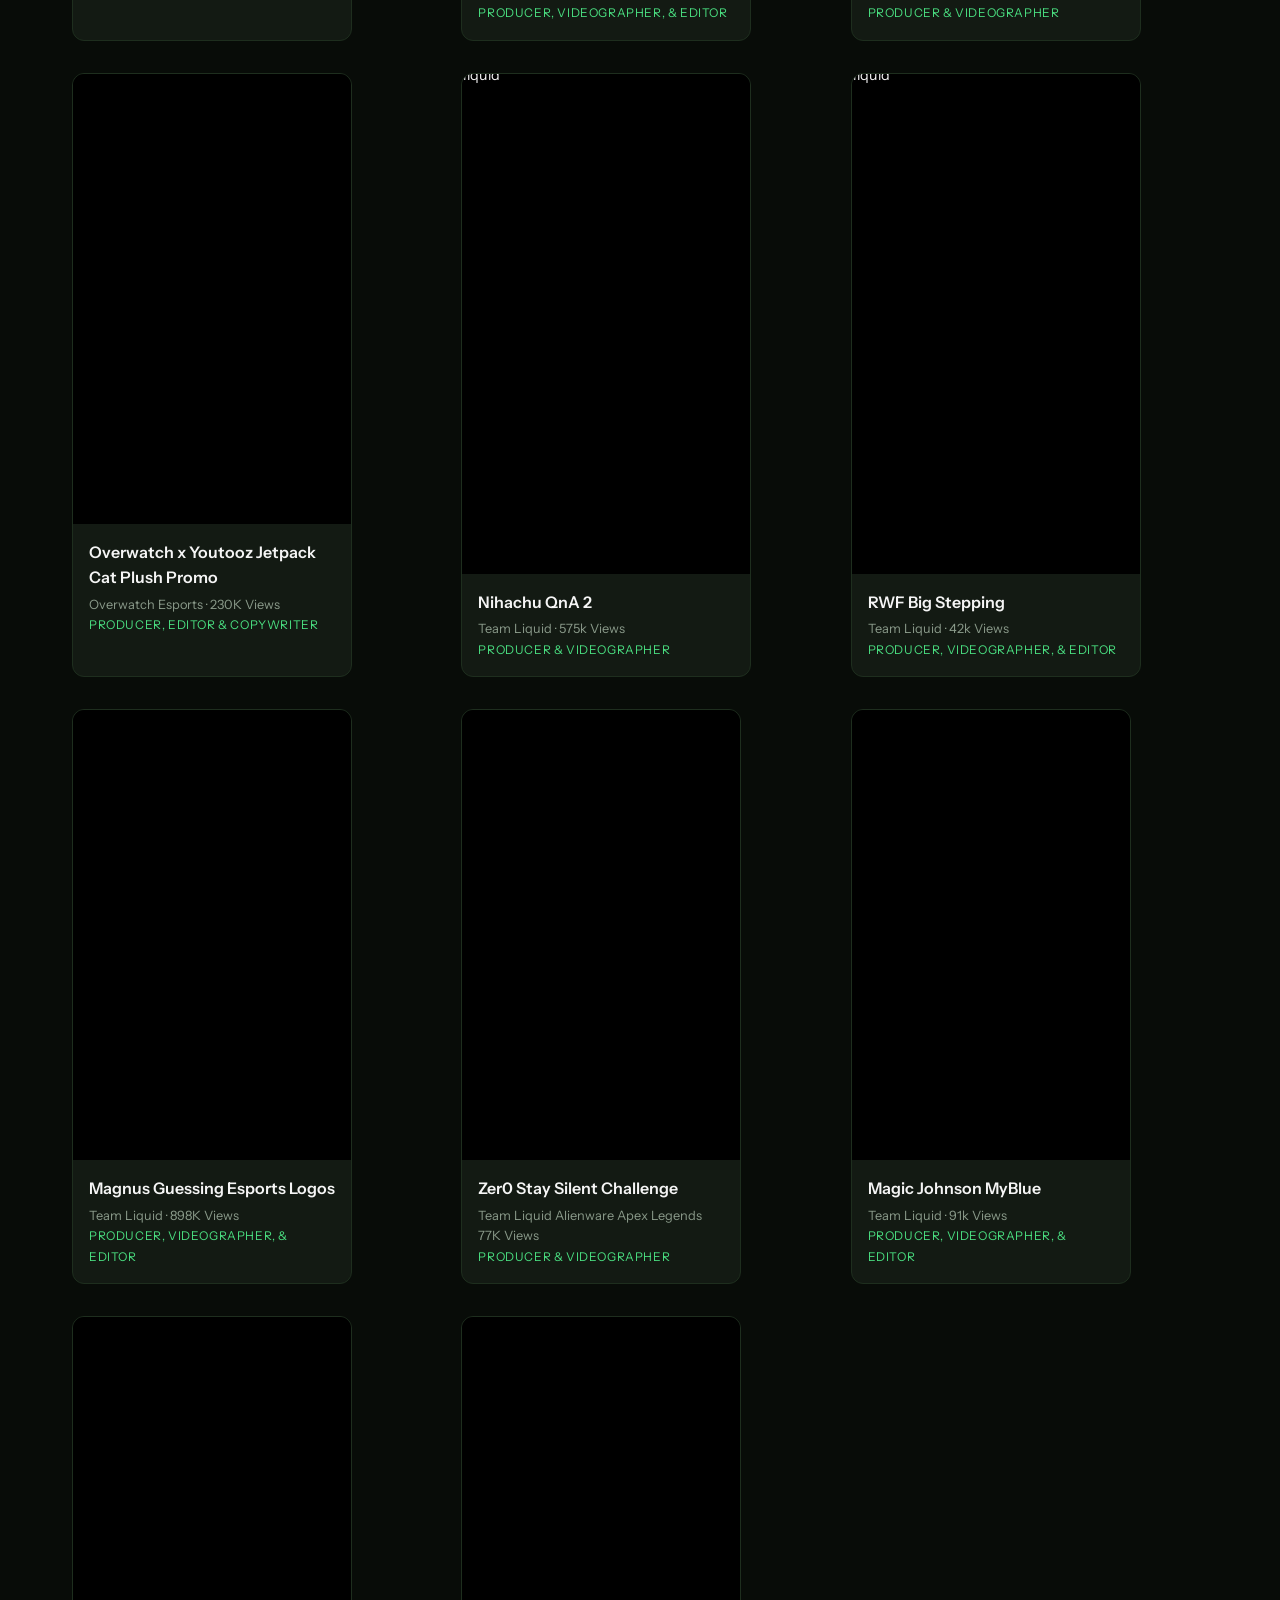
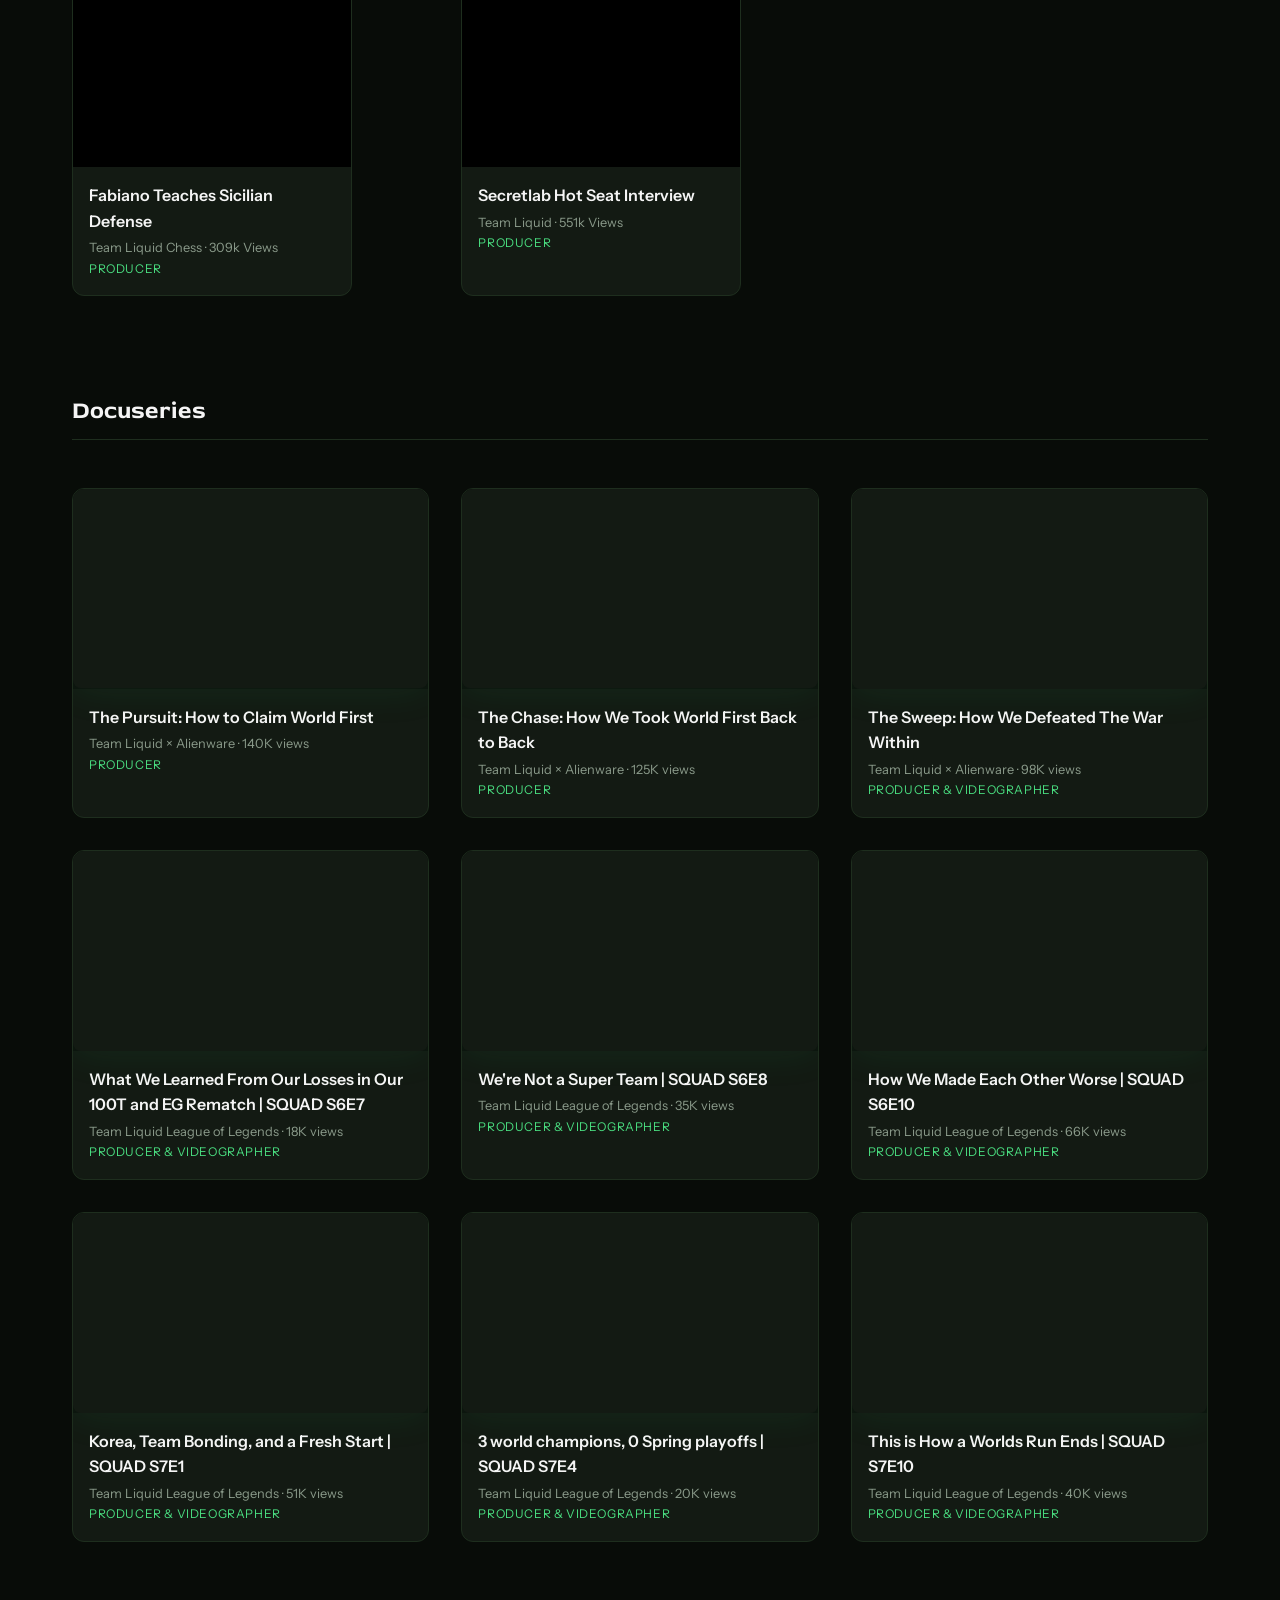
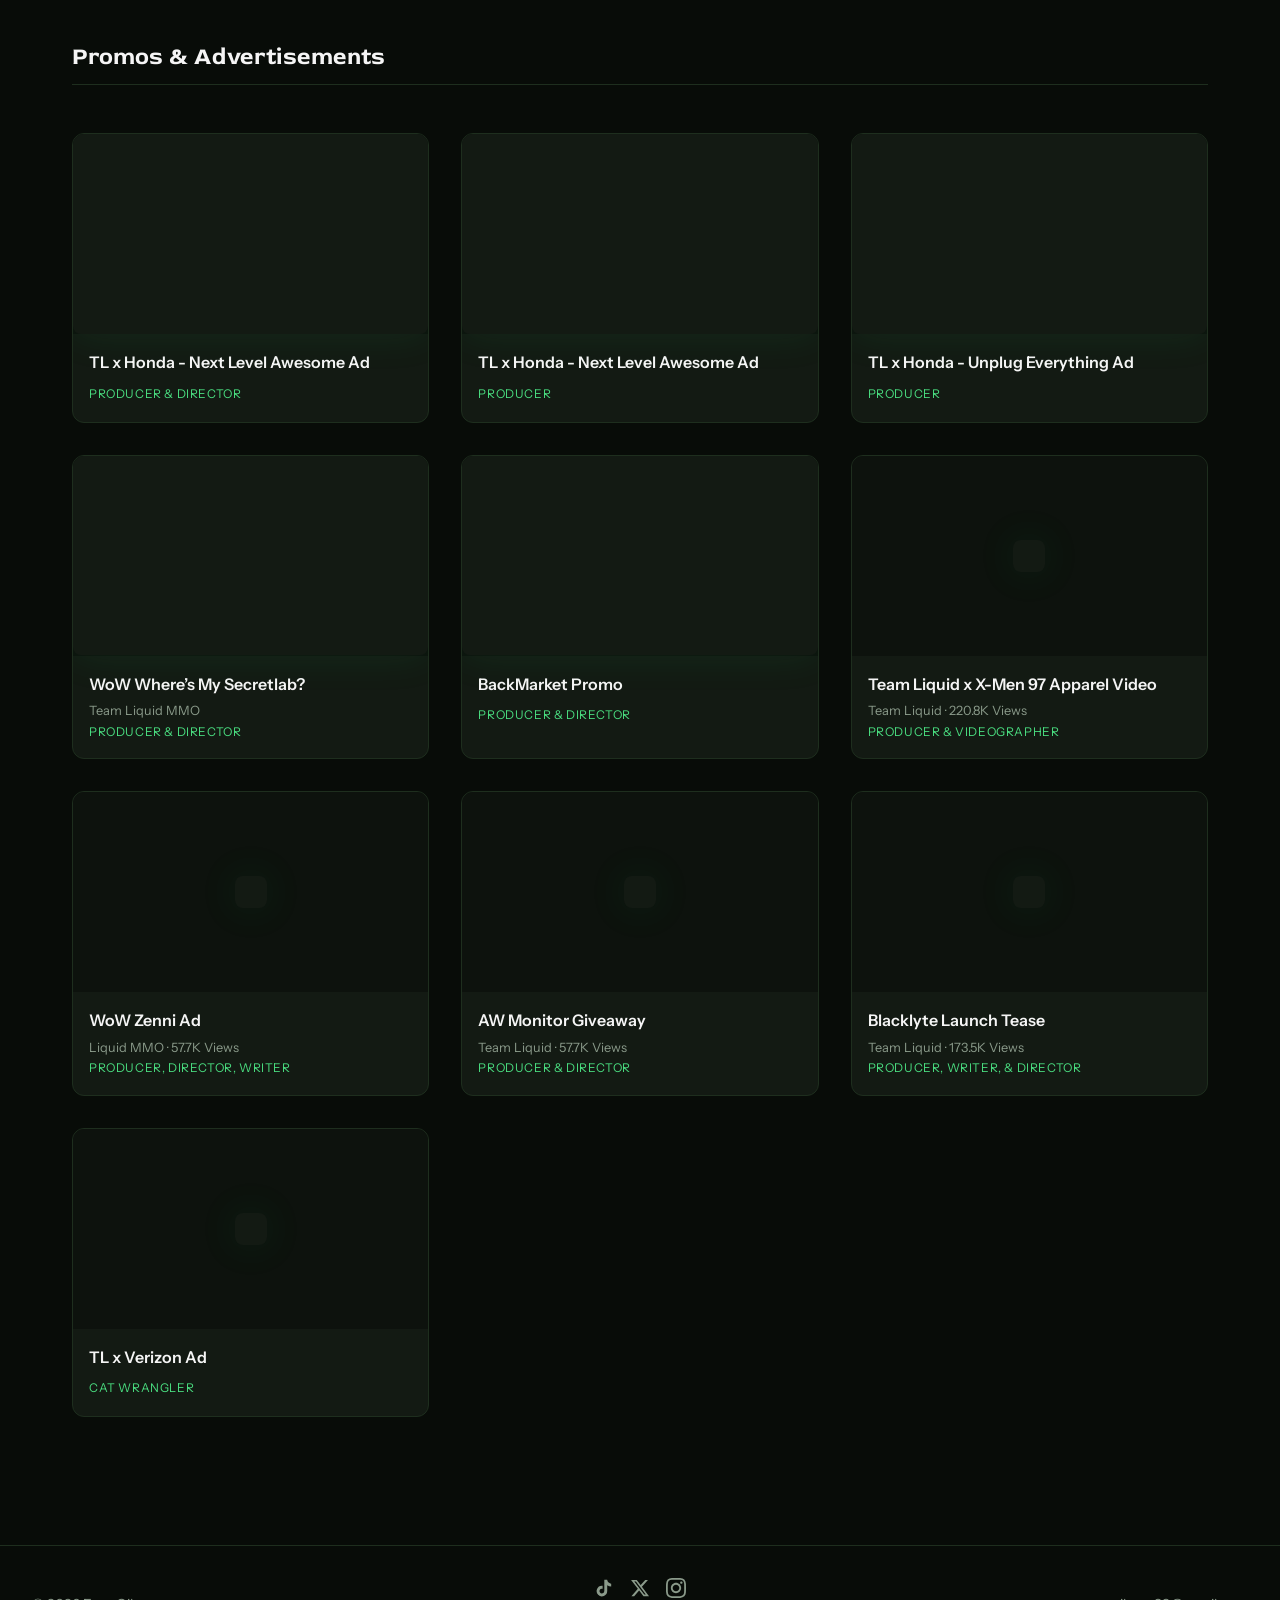
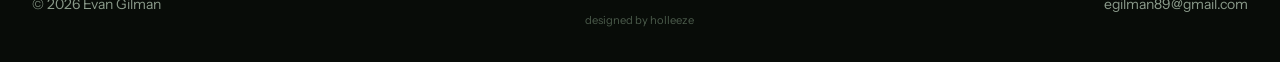
<file: content.html>
<!DOCTYPE html>
<html lang="en">
<head>
  <meta charset="UTF-8">
  <meta name="viewport" content="width=device-width, initial-scale=1.0">
  <title>Content | Evan Gilman</title>
  <link rel="icon" href="images/favicon.ico" type="image/x-icon">
  <link rel="preconnect" href="https://fonts.googleapis.com">
  <link rel="preconnect" href="https://fonts.gstatic.com" crossorigin>
  <link href="https://fonts.googleapis.com/css2?family=Instrument+Sans:wght@400;500;600;700&family=Syne:wght@700;800&display=swap" rel="stylesheet">
  <link rel="stylesheet" href="style.css">
  <link href="https://fonts.googleapis.com/css2?family=Red+Rose:wght@300..700&display=swap" rel="stylesheet">
</head>
<body>
  <nav class="nav">
    <a href="index.html" class="nav-logo">Evan Gilman</a>
    <button class="nav-toggle" aria-label="Toggle menu">
      <span></span>
      <span></span>
    </button>
    <ul class="nav-links">
      <li><a href="index.html">Home</a></li>
      <li><a href="content.html" class="active">Video Content</a></li>
      <li><a href="photography.html">Photography</a></li>
      <li><a href="about.html">About</a></li>
      <li><a href="contact.html">Contact</a></li>
    </ul>
  </nav>

  <main class="content-page">
    <header class="page-header">
      <h1>Video Content</h1>
      <p>Video production, social content, and brand work for Team Liquid and partners.</p>
    </header>

    <!-- Filter Tabs -->
    <!-- Filter Tabs -->
  <div class="filter-tabs">
  <button class="filter-btn active" data-filter="all">All</button>
  <button class="filter-btn" data-filter="longform">Long Form Content</button>
  <button class="filter-btn" data-filter="social">Short Form Content</button>
  <button class="filter-btn" data-filter="docu">Docuseries</button>
   <button class="filter-btn" data-filter="promo">Promo & Advertisements</button>
</div>

    <!-- Content Grid -->
<section class="content-grid">
  
  <!-- LONG FORM CONTENT -->
  <div class="content-section" data-category="longform">
    <h2 class="content-section-title">Long Form Content</h2>
    
    <article class="content-item">
      <div class="content-embed">
        <div class="video-container">
          <iframe src="https://www.youtube.com/embed/osb8ArIIKiY"></iframe>
        </div>
      </div>
      <div class="content-info">
        <h3> Magnus Carlsen reviews GothamChess games - is he GM Material?</h3>
        <p>Team Liquid Chess · 1.5M Views</p>
        <span class="content-role">Producer</span></p>
      </div>
    </article> 

     <article class="content-item">
      <div class="content-embed">
        <div class="video-container">
         <iframe src="https://www.youtube.com/embed/8hOrQGmE_2w"></iframe>
        </div>
      </div>
      <div class="content-info">
        <h3> Race to World First Announcement (Midnight Season 1)</h3>
        <p> Team Liqud MMO · 72K Views  
         <p><span class="content-role">Producer, Writer, Vocals, & Director</span></p>
      </div>
    </article>

     <article class="content-item">
      <div class="content-embed">
        <div class="video-container">
          <iframe src="https://www.youtube.com/embed/1dftDOIlpF8"></iframe>
        </div>
      </div>
      <div class="content-info">
        <h3> Zer0's ALGS Champs Tier List </h3>
        <p> Team Liquid Alienware Apex Legends · 37K Views
        <span class="content-role">Producer & Director</span></p>
      </div>
    </article>

       <article class="content-item">
      <div class="content-embed">
        <div class="video-container">
          <iframe src="https://www.youtube.com/embed/CY9h6Qat6ys"></iframe>
        </div>
      </div>
      <div class="content-info">
        <h3> How Good Are Esports Pros at Chess? Magnus & Fabiano Guess the ELO </h3>
        <p> Team Liquid Chess · 542K Views 
        <br>  
        <span class="content-role">Producer</span></p>
      </div>
    </article> 
    

     <article class="content-item">
      <div class="content-embed">
        <div class="video-container">
          <iframe src="https://www.youtube.com/embed/2K3T5xhNEA8"></iframe>
        </div>
      </div>
      <div class="content-info">
        <h3> Does Race to World First ever really end? </h3>
        <p> Team Liquid MMO · 68K Views  
         <br>   
        <span class="content-role">Producer, Writer, & Director</span></p>
      </div>
    </article>

      <article class="content-item">
      <div class="content-embed">
        <div class="video-container">
          <iframe src="https://www.youtube.com/embed/kGR4Yzpsuu0"></iframe>
        </div>
      </div>
      <div class="content-info">
        <h3> GHOST HUNTING ON THE QUEEN MARY (feat. Emma Langevin)</h3>
        <p> Niki Nihachu · 82K Views 
        <br><span class="content-role"> Producer, Director, Videographer</span></p>
      </div>
    </article>

     <article class="content-item">
      <div class="content-embed">
        <div class="video-container">
          <iframe src="https://www.youtube.com/embed/fpGsEeoQuww"></iframe>
        </div>
      </div>
      <div class="content-info">
        <h3> 10 Chess Openings In 10 Minutes with GM Fabiano Caruana </h3>
        <p> Team Liquid Chess · 138K Views 
        <br><span class="content-role"> Producer & Director</span></p>
      </div>
    </article>

       <article class="content-item">
      <div class="content-embed">
        <div class="video-container">
          <iframe src="https://www.youtube.com/embed/wSxBeZ2eKws"></iframe>
        </div>
      </div>
      <div class="content-info">
        <h3>Can CoreJJ play with an IRL Thresh Hook?!</h3>
        <p> Team Liquid League of Legends · 20K Views 
        <br><span class="content-role"> Producer & Director</span></p>
      </div>
    </article>

      <article class="content-item">
      <div class="content-embed">
        <div class="video-container">
          <iframe src="https://www.youtube.com/embed/DiCSwdEYDU8"></iframe>
        </div>
      </div>
      <div class="content-info">
        <h3>Fabiano Caruana's Life in Chess</h3>
        <p> Team Liquid Chess · 58K Views 
        <br><span class="content-role"> Producer & Director</span></p>
      </div>
    </article>
        <article class="content-item">
      <div class="content-embed">
        <div class="video-container">
          <iframe src="https://www.youtube.com/embed/-QlmIEHuSaQ"></iframe>
        </div>
      </div>
      <div class="content-info">
        <h3>Max and THD full RWF interview</h3>
        <p> Team Liquid MMO · 38K Views 
        <br><span class="content-role"> Producer & Director</span></p>
      </div>
    </article>

        <article class="content-item">
      <div class="content-embed">
        <div class="video-container">
          <iframe src="https://www.youtube.com/embed/3pFwFhRTuzQ"></iframe>
        </div>
      </div>
      <div class="content-info">
        <h3>Magnus & Fabiano Review WCC Games</h3>
        <p> Team Liquid Chess  · 112K Views 
        <br><span class="content-role"> Producer & Director</span></p>
      </div>
    </article>
      <article class="content-item">
      <div class="content-embed">
        <div class="video-container">
          <iframe src="https://www.youtube.com/embed/ETbRUkiRR7c"></iframe>
        </div>
      </div>
      <div class="content-info">
        <h3>Broxah and Bwipo Table Talk</h3>
        <p> Team Liquid Chess  · 34k Views 
        <br><span class="content-role"> Producer & Director</span></p>
      </div>
    </article>
        
    <article class="content-item">
      <div class="content-embed">
        <div class="video-container">
          <iframe src="https://www.youtube.com/embed/c2dOGmEnzH4"></iframe>
        </div>
      </div>
      <div class="content-info">
        <h3> The New Era</h3>
        <p> Team Liquid League of Legends · 34K Views  
         <span class="content-role">Producer & Director</span></p>
      </div>
    </article>
    
    <!-- Add more long form items here -->
  </div>

 <!-- Short Form Content -->
<div class="content-section" data-category="social">
  <h2 class="content-section-title">Short Form Content</h2>
  
    <article class="content-item vertical-card">
  <div class="content-embed">
    <div class="content-embed vertical">
      <blockquote class="instagram-media" data-instgrm-permalink="https://www.instagram.com/p/Dd12KFkP7pO/">
      </blockquote>
    </div>
  </div>
  <div class="content-info">
    <h3>Overwatch who's your favorite hero? </h3>
    <p>Overwatch Esports · 130K Views
    <br><span class="content-role"> Producer, Videographer, & Editor</span></p>
  </div>
</article>

   <article class="content-item vertical-card">
  <div class="content-embed">
    <div class="content-embed vertical">
      <blockquote class="instagram-media" data-instgrm-permalink="https://www.instagram.com/p/DdrYd7DsU1n">
      </blockquote>
    </div>
  </div>
  <div class="content-info">
    <h3>Overwatch Sticky Note Challenge</h3>
    <p>Overwatch Esports · 210K Views
    <br><span class="content-role"> Producer, Videographer, & Editor</span></p>
  </div>
</article>



  <article class="content-item vertical-card">
    <div class="content-embed vertical">
     <iframe src="https://www.youtube.com/embed/HnDrJNEAPPU"></iframe>
    </div>
    <div class="content-info">
      <h3>Magnus Hidden Bishop</h3>
      <p>Team Liquid Chess · 7.8M Views
      <br><span class="content-role"> Producer </span></p>
    </div>
  </article>

 <article class="content-item vertical-card">
    <div class="content-embed vertical">
     <iframe src="https://www.youtube.com/embed/5CmzBEQgQRY"></iframe>
    </div>
    <div class="content-info">
      <h3>This or That FGC Edition</h3>
      <p>Team Liquid · 389k Views 
      <br><span class="content-role"> Producer, Videographer, & Editor </span></p>
    </div>
  </article>

 <article class="content-item vertical-card">
    <div class="content-embed vertical">
     <iframe src="https://www.youtube.com/embed/QFu_sbxMC-M"></iframe>
    </div>
    <div class="content-info">
      <h3>Andrea Botez vs. GothamChess</h3>
      <p>Team Liquid x Nihachu · 2.3M Views
      <br><span class="content-role"> Producer </span></p>
    </div>
  </article>
 <article class="content-item vertical-card">
    <div class="content-embed vertical">
     <iframe src="https://www.youtube.com/embed/qvMd6UN0iNU"></iframe>
    </div>
    <div class="content-info">
      <h3>Nihachu House Tour</h3>
      <p>Team Liquid x Nihachu · 246K Views
      <br><span class="content-role"> Producer, Videographer, & Editor </span></p>
    </div>
  </article>
   <article class="content-item vertical-card">
    <div class="content-embed vertical">
     <iframe src="https://www.youtube.com/embed/Gv8iGlHajLA"></iframe>
    </div>
    <div class="content-info">
      <h3>WoW - How THD cleans his clothes</h3>
      <p>Team Liquid MMO · 72K Views
      <br><span class="content-role"> Producer & Editor </span></p>
    </div>
  </article>
     <article class="content-item vertical-card">
    <div class="content-embed vertical">
     <iframe src="https://www.youtube.com/embed/SHXxRmd6v9g"></iframe>
    </div>
    <div class="content-info">
      <h3>Magnus QnA</h3>
      <p>Team Liquid Chess · 1.3M Views 
      <br><span class="content-role"> Producer & Videographer</span></p>
    </div>
  </article>
      <article class="content-item vertical-card">
    <div class="content-embed vertical">
     <iframe src="https://www.youtube.com/embed/B07ahXeqsUs"></iframe>
    </div>
    <div class="content-info">
      <h3>Apex Corporate Slang</h3>
      <p>Team Liquid Alienware Apex Legends
      <br>20K Views
      <br><span class="content-role"> Producer & Videographer </span></p>
    </div>
  </article> 

  <article class="content-item vertical-card">
  <div class="content-embed">
    <div class="content-embed vertical">
      <blockquote class="instagram-media" data-instgrm-permalink="https://www.instagram.com/p/C_jkoo9Np4c/">
      </blockquote>
    </div>
  </div>
  <div class="content-info">
    <h3>Favorite X-Men Character</h3>
    <p>Team Liquid Apparel · 159K Views
    <br><span class="content-role"> Producer, Videographer, & Editor</span></p>
  </div>
</article>
<article class="content-item vertical-card">
  <div class="content-embed">
    <blockquote class="tiktok-embed" cite="https://www.tiktok.com/@liquid/video/7575177812512935199" data-video-id="7575177812512935199">
      <section>
        <a target="_blank" title="@liquid" href="https://www.tiktok.com/@liquid?refer=embed">@liquid</a>
      </section>
    </blockquote>
  </div>
  <div class="content-info">
    <h3>Favorite OW Poses</h3>
    <p>Team Liquid · 52K Views
    <br><span class="content-role"> Producer, Videographer, & Editor </span></p>
  </div>
</article>
<article class="content-item vertical-card">
  <div class="content-embed">
    <blockquote class="tiktok-embed" cite="https://www.tiktok.com/@liquid/video/7416328460634819882" data-video-id="7416328460634819882">
      <section>
        <a target="_blank" title="@liquid" href="https://www.tiktok.com/@liquid?refer=embed">@liquid</a>
      </section>
    </blockquote>
  </div>
  <div class="content-info">
    <h3>Nihachu QnA 1</h3>
    <p>Team Liquid · 676k Views
    <br><span class="content-role"> Producer & Videographer </span></p>
  </div>
</article>
  <article class="content-item vertical-card">
  <div class="content-embed">
    <div class="content-embed vertical">
      <blockquote class="instagram-media" data-instgrm-permalink="https://www.instagram.com/p/DcMHvNSMKI4/?hl=en/">
      </blockquote>
    </div>
  </div>
  <div class="content-info">
    <h3>Overwatch x Youtooz Jetpack Cat Plush Promo</h3>
    <p>Overwatch Esports · 230K Views
    <br><span class="content-role"> Producer, Editor & Copywriter </span></p>
  </div>
</article>
<article class="content-item vertical-card">
  <div class="content-embed">
    <blockquote class="tiktok-embed" cite="https://www.tiktok.com/@liquid/video/7403156431655947563" data-video-id="7403156431655947563">
      <section>
        <a target="_blank" title="@liquid" href="https://www.tiktok.com/@liquid?refer=embed">@liquid</a>
      </section>
    </blockquote>
  </div>
  <div class="content-info">
    <h3>Nihachu QnA 2</h3>
    <p>Team Liquid · 575k Views
    <br><span class="content-role"> Producer & Videographer </span></p>
  </div>
</article>
<article class="content-item vertical-card">
  <div class="content-embed">
    <blockquote class="tiktok-embed" cite="https://www.tiktok.com/@liquid/video/7479300009435974958" data-video-id="7479300009435974958">
      <section>
        <a target="_blank" title="@liquid" href="https://www.tiktok.com/@liquid?refer=embed">@liquid</a>
      </section>
    </blockquote>
  </div>
  <div class="content-info">
    <h3>RWF Big Stepping</h3>
    <p>Team Liquid · 42k Views
    <br><span class="content-role"> Producer, Videographer, & Editor </span></p>
  </div>
</article>
  <article class="content-item vertical-card">
  <div class="content-embed">
    <div class="content-embed vertical">
      <blockquote class="instagram-media" data-instgrm-permalink="https://www.instagram.com/p/DJU_d-mSItl">
      </blockquote>
    </div>
  </div>
  <div class="content-info">
    <h3>Magnus Guessing Esports Logos</h3>
    <p>Team Liquid  · 898K Views
    <br><span class="content-role"> Producer, Videographer, & Editor </span></p>
  </div>
</article>

     <article class="content-item vertical-card">
    <div class="content-embed vertical">
     <iframe src="https://www.youtube.com/embed/i7N7mg3iHzI"></iframe>
    </div>
    <div class="content-info">
      <h3>Zer0 Stay Silent Challenge </h3>
      <p>Team Liquid Alienware Apex Legends
      <br>77K Views
      <br><span class="content-role"> Producer & Videographer </span></p>
    </div>
  </article>

  <article class="content-item vertical-card">
  <div class="content-embed">
    <div class="content-embed vertical">
      <blockquote class="instagram-media" data-instgrm-permalink="https://www.instagram.com/p/DHwPzeXJ6Bt">
      </blockquote>
    </div>
  </div>
  <div class="content-info">
    <h3>Magic Johnson MyBlue</h3>
    <p>Team Liquid · 91k Views 
    <br><span class="content-role"> Producer, Videographer, & Editor </span></p>
  </div>
</article>

  <article class="content-item vertical-card">
  <div class="content-embed">
    <div class="content-embed vertical">
    <blockquote class="instagram-media" data-instgrm-permalink="https://www.instagram.com/p/DKpjQCmR1qa">
      </blockquote>
    </div>
  </div>
  <div class="content-info">
    <h3>Fabiano Teaches Sicilian Defense</h3>
    <p>Team Liquid Chess · 309k Views 
    <br><span class="content-role"> Producer </span></p>
  </div>
</article>

   <article class="content-item vertical-card">
    <div class="content-embed vertical">
     <iframe src="https://www.youtube.com/embed/zscNhUvH68o"></iframe>
    </div>
    <div class="content-info">
      <h3>Secretlab Hot Seat Interview</h3>
      <p>Team Liquid  ·  551k Views
       <br><span class="content-role"> Producer</span></p>
    </div>
  </article>


    <!-- Add more social items here -->
  </div>

  <!-- DOCUSERIES: Race to World First -->
  <div class="content-section" data-category="docu">
    <h2 class="content-section-title">Docuseries</h2>
    
    <article class="content-item">
      <div class="content-embed">
        <div class="video-container">
          <iframe 
                src="https://www.youtube.com/embed/1TEE61T-Swc" 
                allow="accelerometer; autoplay; clipboard-write; encrypted-media; gyroscope; picture-in-picture" 
                title="Race To World First Docuseries"
                allowfullscreen>
              </iframe>
        </div>
      </div>
      <div class="content-info">
        <h3>The Pursuit: How to Claim World First</h3>
        <p>Team Liquid × Alienware · 140K views
        <br><span class="content-role"> Producer </span></p>
      </div>
    </article>
   
    <article class="content-item">
      <div class="content-embed">
        <div class="video-container">
          <iframe 
                src="https://www.youtube.com/embed/aQiDT3RiBLU" 
                allow="accelerometer; autoplay; clipboard-write; encrypted-media; gyroscope; picture-in-picture" 
                title="Race To World First Docuseries"
                allowfullscreen>
              </iframe>
        </div>
      </div>
      <div class="content-info">
        <h3>The Chase: How We Took World First Back to Back</h3>
        <p>Team Liquid × Alienware · 125K views
        <br><span class="content-role"> Producer </span></p>
      </div>
    </article>

     <article class="content-item">
      <div class="content-embed">
        <div class="video-container">
          <iframe 
                src="https://www.youtube.com/embed/daSsyw6QETA" 
                allow="accelerometer; autoplay; clipboard-write; encrypted-media; gyroscope; picture-in-picture" 
                title="Race To World First Docuseries"
                allowfullscreen>
              </iframe>
        </div>
      </div>
      <div class="content-info">
        <h3>The Sweep: How We Defeated The War Within</h3>
        <p>Team Liquid × Alienware · 98K views
        <br><span class="content-role"> Producer & Videographer </span></p>
      </div>
    </article>

      <article class="content-item">
      <div class="content-embed">
        <div class="video-container">
          <iframe src="https://www.youtube.com/embed/4tqFHzXxODc">
              </iframe>
        </div>
      </div>
      <div class="content-info">
        <h3>What We Learned From Our Losses in Our 100T and EG Rematch | SQUAD S6E7</h3>
        <p>Team Liquid League of Legends · 18K views
        <br><span class="content-role"> Producer & Videographer </span></p>
      </div>
    </article>

     <article class="content-item">
      <div class="content-embed">
        <div class="video-container">
          <iframe src="https://www.youtube.com/embed/kMmzuRMWEhY">
              </iframe>
        </div>
      </div>
      <div class="content-info">
        <h3>We're Not a Super Team | SQUAD S6E8</h3>
        <p>Team Liquid League of Legends · 35K views
        <br><span class="content-role"> Producer & Videographer  </span></p>
      </div>
    </article>

      <article class="content-item">
      <div class="content-embed">
        <div class="video-container">
          <iframe src="https://www.youtube.com/embed/yacPWfL6BuI">
              </iframe>
        </div>
      </div>
      <div class="content-info">
        <h3>How We Made Each Other Worse | SQUAD S6E10</h3>
        <p>Team Liquid League of Legends · 66K views
        <br><span class="content-role"> Producer & Videographer </span></p>
      </div>
    </article>

    <article class="content-item">
      <div class="content-embed">
        <div class="video-container">
          <iframe src="https://www.youtube.com/embed/IaCXVeQhOK8">
              </iframe>
        </div>
      </div>
      <div class="content-info">
        <h3>Korea, Team Bonding, and a Fresh Start | SQUAD S7E1</h3>
        <p>Team Liquid League of Legends · 51K views
        <br><span class="content-role"> Producer & Videographer  </span></p>
      </div>
    </article>

    <article class="content-item">
      <div class="content-embed">
        <div class="video-container">
          <iframe src="https://www.youtube.com/embed/AEbEbwBbYo0">
              </iframe>
        </div>
      </div>
      <div class="content-info">
        <h3>3 world champions, 0 Spring playoffs | SQUAD S7E4</h3>
        <p>Team Liquid League of Legends · 20K views
        <br><span class="content-role"> Producer & Videographer  </span></p>
      </div>
    </article>
    <article class="content-item">
      <div class="content-embed">
        <div class="video-container">
          <iframe src="https://www.youtube.com/embed/PKSh61dCj5s">
              </iframe>
        </div>
      </div>
      <div class="content-info">
        <h3>This is How a Worlds Run Ends | SQUAD S7E10</h3>
        <p>Team Liquid League of Legends · 40K views
        <br><span class="content-role"> Producer & Videographer </span></p>
      </div>
    </article>
    


    </div>
  <!-- PROMO & ADVERTISEMENTS -->
<div class="content-section" data-category="promo">
  <h2 class="content-section-title">Promos & Advertisements</h2>
  
   <article class="content-item">
      <div class="content-embed">
        <div class="video-container">
          <iframe src="https://www.youtube.com/embed/MYPOQg1qFOk">
              </iframe>
        </div>
      </div>
      <div class="content-info">
        <h3>TL x Honda - Next Level Awesome Ad</h3>
        <span class="content-role"> Producer & Director </span></p>
      </div>
    </article>

     <article class="content-item">
      <div class="content-embed">
        <div class="video-container">
          <iframe src="https://www.youtube.com/embed/7S_VRJTg96Q">
              </iframe>
        </div>
      </div>
      <div class="content-info">
        <h3>TL x Honda - Next Level Awesome Ad</h3>
        <span class="content-role"> Producer </span></p>
      </div>
    </article>

    <article class="content-item">
      <div class="content-embed">
        <div class="video-container">
          <iframe src="https://www.youtube.com/embed/FFYgVH1hZSg">
              </iframe>
        </div>
      </div>
      <div class="content-info">
        <h3> TL x Honda - Unplug Everything Ad</h3>
        <span class="content-role"> Producer </span></p>
      </div>
    </article>

    <article class="content-item">
      <div class="content-embed">
        <div class="video-container">
          <iframe src="https://www.youtube.com/embed/h_Yp-4mv5CQ">
              </iframe>
        </div>
      </div>
      <div class="content-info">
        <h3> WoW Where’s My Secretlab?</h3>
         <p>Team Liquid MMO
        <br><span class="content-role"> Producer & Director  </span></p>
      </div>
    </article>

      <article class="content-item">
      <div class="content-embed">
        <div class="video-container">
          <iframe src="https://www.youtube.com/embed/sb740Ylt73k">
              </iframe>
        </div>
      </div>
      <div class="content-info">
        <h3> BackMarket Promo</h3>
        <span class="content-role"> Producer & Director </span></p>
      </div>
    </article> 

  <article class="content-item">
  <div class="content-embed">
    <div class="twitter-container">
      <blockquote class="twitter-tweet">
        <a href="https://twitter.com/TeamLiquid/status/1828492905540882576"></a>
      </blockquote>
    </div>
  </div>
  <div class="content-info">
    <h3>Team Liquid x X-Men 97 Apparel Video</h3>
    <p>Team Liquid · 220.8K Views 
    <br><span class="content-role"> Producer & Videographer </span></p>
  </div>
</article>


  <article class="content-item">
  <div class="content-embed">
    <div class="twitter-container">
      <blockquote class="twitter-tweet">
        <a href="https://twitter.com/LiquidGuild/status/1956933377476411617"></a>
      </blockquote>
    </div>
  </div>
  <div class="content-info">
    <h3>WoW Zenni Ad</h3>
    <p>Liquid MMO · 57.7K Views 
    <br><span class="content-role"> Producer, Director, Writer </span></p>
  </div>
</article>

  <article class="content-item">
  <div class="content-embed">
    <div class="twitter-container">
      <blockquote class="twitter-tweet">
        <a href="https://twitter.com/TeamLiquid/status/1993711343250084004"></a>
      </blockquote>
    </div>
  </div>
  <div class="content-info">
    <h3>AW Monitor Giveaway</h3>
    <p>Team Liquid · 57.7K Views 
    <br><span class="content-role"> Producer & Director </span></p>
  </div>
</article>
  <article class="content-item">
  <div class="content-embed">
    <div class="twitter-container">
      <blockquote class="twitter-tweet">
        <a href="https://twitter.com/TeamLiquid/status/1933585277454258177"></a>
      </blockquote>
    </div>
  </div>
  <div class="content-info">
    <h3>Blacklyte Launch Tease</h3>
    <p>Team Liquid · 173.5K Views 
    <br><span class="content-role"> Producer, Writer, & Director </span></p>
  </div>
</article>
  <article class="content-item">
  <div class="content-embed">
    <div class="twitter-container">
      <blockquote class="twitter-tweet">
        <a href="https://twitter.com/TeamLiquidLoL/status/1638273281760321536"></a>
      </blockquote>
    </div>
  </div>
  <div class="content-info">
    <h3>TL x Verizon Ad</h3>
    <span class="content-role"> Cat Wrangler </span></p>
  </div>
</article>






</div>

</section>
  </main>

<footer class="footer">
  <p>© 2026 Evan Gilman</p>
  <div class="footer-center">
    <div class="footer-social">
      <a href="https://www.tiktok.com/@egil.eye" target="_blank" aria-label="TikTok">
        <svg xmlns="http://www.w3.org/2000/svg" width="20" height="20" viewBox="0 0 24 24" fill="currentColor">
          <path d="M19.59 6.69a4.83 4.83 0 0 1-3.77-4.25V2h-3.45v13.67a2.89 2.89 0 0 1-5.2 1.74 2.89 2.89 0 0 1 2.31-4.64 2.93 2.93 0 0 1 .88.13V9.4a6.84 6.84 0 0 0-1-.05A6.33 6.33 0 0 0 5 20.1a6.34 6.34 0 0 0 10.86-4.43v-7a8.16 8.16 0 0 0 4.77 1.52v-3.4a4.85 4.85 0 0 1-1-.1z"/>
        </svg>
      </a>
      <a href="https://twitter.com/h3yevan" target="_blank" aria-label="X">
        <svg xmlns="http://www.w3.org/2000/svg" width="20" height="20" viewBox="0 0 24 24" fill="currentColor">
          <path d="M18.244 2.25h3.308l-7.227 8.26 8.502 11.24H16.17l-5.214-6.817L4.99 21.75H1.68l7.73-8.835L1.254 2.25H8.08l4.713 6.231zm-1.161 17.52h1.833L7.084 4.126H5.117z"/>
        </svg>
      </a>
      <a href="https://www.instagram.com/h3yevan" target="_blank" aria-label="Instagram">
        <svg xmlns="http://www.w3.org/2000/svg" width="20" height="20" viewBox="0 0 24 24" fill="currentColor">
          <path d="M12 2.163c3.204 0 3.584.012 4.85.07 3.252.148 4.771 1.691 4.919 4.919.058 1.265.069 1.645.069 4.849 0 3.205-.012 3.584-.069 4.849-.149 3.225-1.664 4.771-4.919 4.919-1.266.058-1.644.07-4.85.07-3.204 0-3.584-.012-4.849-.07-3.26-.149-4.771-1.699-4.919-4.92-.058-1.265-.07-1.644-.07-4.849 0-3.204.013-3.583.07-4.849.149-3.227 1.664-4.771 4.919-4.919 1.266-.057 1.645-.069 4.849-.069zm0-2.163c-3.259 0-3.667.014-4.947.072-4.358.2-6.78 2.618-6.98 6.98-.059 1.281-.073 1.689-.073 4.948 0 3.259.014 3.668.072 4.948.2 4.358 2.618 6.78 6.98 6.98 1.281.058 1.689.072 4.948.072 3.259 0 3.668-.014 4.948-.072 4.354-.2 6.782-2.618 6.979-6.98.059-1.28.073-1.689.073-4.948 0-3.259-.014-3.667-.072-4.947-.196-4.354-2.617-6.78-6.979-6.98-1.281-.059-1.69-.073-4.949-.073zm0 5.838c-3.403 0-6.162 2.759-6.162 6.162s2.759 6.163 6.162 6.163 6.162-2.759 6.162-6.163c0-3.403-2.759-6.162-6.162-6.162zm0 10.162c-2.209 0-4-1.79-4-4 0-2.209 1.791-4 4-4s4 1.791 4 4c0 2.21-1.791 4-4 4zm6.406-11.845c-.796 0-1.441.645-1.441 1.44s.645 1.44 1.441 1.44c.795 0 1.439-.645 1.439-1.44s-.644-1.44-1.439-1.44z"/>
        </svg>
      </a>
    </div>
    <a href="https://holleeze.github.io/portfolio/" target="_blank" class="credit-link">designed by holleeze</a>
  </div>
  <a href="mailto:egilman89@gmail.com">egilman89@gmail.com</a>
</footer>
  <!-- Social Embed Scripts -->
 <script>
    // Load TikTok once on all screen sizes, including when its section is offscreen.
    const tikTokScript = document.createElement('script');
    tikTokScript.src = 'https://www.tiktok.com/embed.js';
    tikTokScript.async = true;
    document.body.appendChild(tikTokScript);

    const isMobile = window.innerWidth <= 768;

    if (!isMobile) {
      ["https://www.instagram.com/embed.js",
       "https://platform.twitter.com/widgets.js"].forEach(src => {
        const s = document.createElement("script");
        s.src = src; s.async = true;
        document.body.appendChild(s);
      });
    } else {
      const loaded = new Set();

      const scriptMap = {
        'instagram-media': 'https://www.instagram.com/embed.js',
        'twitter-tweet':   'https://platform.twitter.com/widgets.js'
      };

      const loadScript = (src) => {
        if (loaded.has(src)) return;
        loaded.add(src);
        const s = document.createElement("script");
        s.src = src; s.async = true;
        document.body.appendChild(s);
      };

      const observer = new IntersectionObserver((entries) => {
        entries.forEach(entry => {
          if (!entry.isIntersecting) return;
          const el = entry.target;
          for (const [cls, src] of Object.entries(scriptMap)) {
            if (el.classList.contains(cls)) {
              loadScript(src);
              observer.unobserve(el);
              break;
            }
          }
        });
      }, { rootMargin: '200px' });

      document.querySelectorAll('.instagram-media, .tiktok-embed, .twitter-tweet')
        .forEach(el => observer.observe(el));
    }
  </script>
  <script src="script.js"></script>
</body>
</html>
</file>
<file: style.css>
/* ===========================================
   EVAN GILMAN PORTFOLIO - STYLES
   =========================================== */

/* CSS Variables */
:root {
  --color-bg: #080c08;
  --color-bg-elevated: #0d120d;
  --color-bg-card: #131a13;
  --color-text: #f5f5f5;
  --color-text-muted: #8a9a8a;
  --color-text-dim: #4a5a4a;
  --color-accent: #4ade80;
  --color-accent-hover: #86efac;
  --color-accent-dim: #22c55e;
  --color-border: #1e2e1e;
  
  /* Gradient colors */
  --gradient-start: #080c08;
  --gradient-mid: #0a1a0a;
  --gradient-end: #081008;
  
  --font-display: 'Red Rose', serif;
  --font-body: 'Instrument Sans', sans-serif;
  
  --spacing-xs: 0.5rem;
  --spacing-sm: 1rem;
  --spacing-md: 2rem;
  --spacing-lg: 4rem;
  --spacing-xl: 6rem;
  
  --max-width: 1200px;
  --transition: 0.3s ease;
}

/* Reset & Base */
*, *::before, *::after {
  margin: 0;
  padding: 0;
  box-sizing: border-box;
}

html {
  scroll-behavior: smooth;
}

body {
  font-family: var(--font-body);
  font-size: 16px;
  line-height: 1.6;
  color: var(--color-text);
  background: var(--color-bg);
  background-image: 
    radial-gradient(ellipse at 0% 0%, rgba(34, 197, 94, 0.08) 0%, transparent 50%),
    radial-gradient(ellipse at 100% 0%, rgba(74, 222, 128, 0.05) 0%, transparent 40%),
    radial-gradient(ellipse at 50% 100%, rgba(22, 101, 52, 0.1) 0%, transparent 50%),
    linear-gradient(180deg, var(--gradient-start) 0%, var(--gradient-mid) 50%, var(--gradient-end) 100%);
  background-attachment: fixed;
  min-height: 100vh;
  -webkit-font-smoothing: antialiased;
}

img {
  max-width: 100%;
  height: auto;
  display: block;
}

a {
  color: inherit;
  text-decoration: none;
}

/* ===========================================
   NAVIGATION
   =========================================== */
.nav {
  position: fixed;
  top: 0;
  left: 0;
  right: 0;
  z-index: 1000;
  display: flex;
  justify-content: space-between;
  align-items: center;
  padding: var(--spacing-sm) var(--spacing-md);
  background: rgba(8, 12, 8, 0.9);
  backdrop-filter: blur(10px);
  border-bottom: 1px solid var(--color-border);
}

.nav-logo {
  font-family: var(--font-display);
  font-size: 1.25rem;
  font-weight: 700;
  letter-spacing: -0.02em;
}

.nav-links {
  display: flex;
  gap: var(--spacing-md);
  list-style: none;
}

.nav-links a {
  font-size: 0.9rem;
  color: var(--color-text-muted);
  transition: color var(--transition);
}

.nav-links a:hover,
.nav-links a.active {
  color: var(--color-text);
}

.nav-toggle {
  display: none;
  flex-direction: column;
  gap: 5px;
  background: none;
  border: none;
  cursor: pointer;
  padding: 5px;
}

.nav-toggle span {
  display: block;
  width: 24px;
  height: 2px;
  background: var(--color-text);
  transition: var(--transition);
}

/* Mobile Nav */
@media (max-width: 768px) {
  .nav-toggle {
    display: flex;
    z-index: 1001;
  }
  
  .nav-links {
    position: fixed;
    top: 0;
    left: 0;
    width: 100%;
    height: 100vh;
    flex-direction: column;
    align-items: center;
    justify-content: center;
    gap: var(--spacing-lg);
    background: #080c08 !important;
    opacity: 0;
    visibility: hidden;
    transition: var(--transition);
    z-index: 999;
  }
  
  .nav-links.active {
    opacity: 1;
    visibility: visible;
  }
  
  .nav-links a {
    font-size: 1.5rem;
    color: var(--color-text)
  }
}

/* ===========================================
   MAIN CONTENT
   =========================================== */
main {
  padding-top: 80px;
}

.section-title {
  font-family: var(--font-display);
  font-size: clamp(1.5rem, 4vw, 2rem);
  font-weight: 700;
  margin-bottom: var(--spacing-md);
  letter-spacing: -0.02em;
}

/* ===========================================
   HERO SECTION
   =========================================== */
.hero {
  min-height: 90vh;
  display: flex;
  flex-direction: column;
  justify-content: center;
  padding: var(--spacing-lg) var(--spacing-md);
  max-width: var(--max-width);
  margin: 0 auto;
  position: relative;
}

.hero::before {
  content: '';
  position: absolute;
  top: 10%;
  left: -20%;
  width: 60%;
  height: 60%;
  background: radial-gradient(ellipse, rgba(34, 197, 94, 0.1) 0%, transparent 70%);
  pointer-events: none;
  z-index: -1;
}

.hero-content {
  margin-bottom: var(--spacing-lg);
}

.hero-title {
  font-family: var(--font-display);
  font-size: clamp(2.5rem, 8vw, 5rem);
  font-weight: 800;
  line-height: 1.1;
  letter-spacing: -0.03em;
  margin-bottom: var(--spacing-sm);
}

.hero-title .accent {
  color: var(--color-accent);
}

.hero-subtitle {
  font-size: 2rem;
  color: var(--color-text-muted);
  max-width: 1000px;
  text-wrap: balance;
}

.hero-subtitle2 {
  font-size: 1.5rem;
  color: var(--color-text-muted);
  max-width: 1000px;
  text-wrap: balance;
}

.reel-wrapper {
  width: 100%;
  max-width: 900px;
}

.reel-label {
  font-size: 0.875rem;
  color: var(--color-text-dim);
  margin-top: var(--spacing-sm);
  text-transform: uppercase;
  letter-spacing: 0.1em;
}

/* Responsive Video Container */
.video-container {
  position: relative;
  padding-bottom: 56.25%; /* 16:9 */
  height: 0;
  overflow: hidden;
  background: var(--color-bg-card);
  border-radius: 8px;
  box-shadow: 0 0 40px rgba(34, 197, 94, 0.1);
}

.video-container iframe {
  position: absolute;
  top: 0;
  left: 0;
  width: 100%;
  height: 100%;
  border: none;
}
.glow-link {
  color: #86f186;
  text-decoration: none;
  font-weight: 400;
  transition: text-shadow 0.2s ease;
}

.glow-link:hover {
  text-shadow: 0 0 8px rgba(255, 242, 128, 0.4);
}
/* ===========================================
   FEATURED SECTION
   =========================================== */
.featured {
  padding: var(--spacing-xl) var(--spacing-md);
  max-width: var(--max-width);
  margin: 0 auto;
}

.featured-grid {
  display: grid;
  grid-template-columns: repeat(2, 1fr);
  gap: var(--spacing-md);
  margin-bottom: var(--spacing-lg);
   align-items: stretch;
}

@media (max-width: 900px) {
  .featured-grid {
    grid-template-columns: 1fr;
  }
}

.featured-item {
  background: var(--color-bg-card);
  border-radius: 12px;
  overflow: hidden;
  transition: transform var(--transition), box-shadow var(--transition);
  border: 1px solid var(--color-border);
}

.featured-item:hover {
  transform: translateY(-4px);
  box-shadow: 0 8px 30px rgba(34, 197, 94, 0.15);
  border-color: rgba(74, 222, 128, 0.3);
}

.featured-embed {
  min-height: 350px;
  display: flex;
  align-items: center;
  justify-content: center;
  background: var(--color-bg-elevated);
  position: relative;
}

.featured-embed .video-container {
   position: absolute;
  top: 0;
  left: 0;
  width: 100%;
  height: 100%;
  padding-bottom: 0;
 }

.featured-embed.vertical,
.featured-embed.instagram {
 height: 600px;
  width: 100%;
  overflow: hidden; }

.featured-embed.vertical iframe {
  width: 100%;
  height: 100%;
  border: none;
 }


.featured-embed .instagram-media {
  margin: 0 auto !important;
  max-width: 100% !important;
 
}
.featured-embed.instagram {
  height: 350px;
  overflow: hidden;
}

.featured-embed.instagram iframe,
.featured-embed.instagram .instagram-media {
  width: 100% !important;
  min-width: 100% !important;
  margin: 0 !important;
}

/* Social embed styling */
.featured-embed blockquote {
  margin: 0 auto !important;
}

.featured-info {
  padding: var(--spacing-sm) var(--spacing-md) var(--spacing-md);
}

.featured-info h3 {
  font-family: var(--font-display);
  font-size: 1.25rem;
  font-weight: 700;
  margin-bottom: var(--spacing-xs);
}

.featured-meta {
  font-size: 0.875rem;
  color: var(--color-text-muted);
}

.featured-role {
  font-size: 0.8rem;
  color: var(--color-accent);
  margin-top: var(--spacing-xs);
  text-transform: uppercase;
  letter-spacing: 0.05em;
}

.view-all-btn {
  display: inline-block;
  font-weight: 600;
  color: var(--color-accent);
  transition: color var(--transition);
}

.view-all-btn:hover {
  color: var(--color-accent-hover);
}

/* ===========================================
   CLIENTS SECTION
   =========================================== */
.clients {
  padding: var(--spacing-lg) var(--spacing-md);
  border-top: 1px solid var(--color-border);
  border-bottom: 1px solid var(--color-border);
}

.clients-label {
  text-align: center;
  font-size: 0.8rem;
  color: var(--color-text-dim);
  text-transform: uppercase;
  letter-spacing: 0.15em;
  margin-bottom: var(--spacing-md);
}

.clients-logos {
  display: flex;
  justify-content: center;
  align-items: center;
  flex-wrap: wrap;
  gap: var(--spacing-lg);
  max-width: var(--max-width);
  margin: 0 auto;
}

.clients-logos img {
  width: 100px;
  height: 40px;
  object-fit: contain;
  opacity: 0.5;
  filter: grayscale(100%);
  transition: var(--transition);
}

.clients-logos img:hover {
  opacity: 1;
  filter: grayscale(0%);
}

/* ===========================================
   CONTENT PAGE
   =========================================== */
.content-page {
  padding: var(--spacing-lg) var(--spacing-md);
  max-width: var(--max-width);
  margin: 0 auto;
}
.content-embed .video-container {
  width: 100%;
}
.page-header {
  margin-bottom: var(--spacing-lg);
}

.page-header h1 {
  font-family: var(--font-display);
  font-size: clamp(2rem, 6vw, 3.5rem);
  font-weight: 800;
  letter-spacing: -0.03em;
  margin-bottom: var(--spacing-sm);
}

.page-header p {
  color: var(--color-text-muted);
  font-size: 1.1rem;
  max-width: 1000px;
}

.content-role {
  color: var(--color-accent);
  font-size: 0.75rem;
  text-transform: uppercase;
  letter-spacing: 0.05em;
}

/* Filter Tabs */
.filter-tabs {
  display: flex;
  flex-wrap: wrap;
  gap: var(--spacing-xs);
  margin-bottom: var(--spacing-lg);
}

.filter-btn {
  padding: 0.6rem 1.2rem;
  background: var(--color-bg-card);
  border: 1px solid var(--color-border);
  border-radius: 100px;
  color: var(--color-text-muted);
  font-family: var(--font-body);
  font-size: 0.875rem;
  cursor: pointer;
  transition: var(--transition);
}

.filter-btn:hover,
.filter-btn.active {
  background: var(--color-accent);
  border-color: var(--color-accent);
  color: white;
}

/* Content Grid */
.content-grid {
  display: grid;
  grid-template-columns: repeat(3, 1fr);
  gap: var(--spacing-md);
}

.content-section {
  grid-column: 1 / -1;
  display: grid;
  grid-template-columns: repeat(3, 1fr);
  gap: var(--spacing-md);
  margin-bottom: var(--spacing-lg);
}

.content-section.hidden {
  display: none;
}

.content-section-title {
  grid-column: 1 / -1;
  font-family: var(--font-display);
  font-size: 1.5rem;
  color: var(--color-text);
  margin-bottom: var(--spacing-sm);
  padding-bottom: var(--spacing-xs);
  border-bottom: 1px solid var(--color-border);
}

.twitter-container {
  max-width: 550px;
  background: var(--color-bg-card);
  border-radius: 8px;
  box-shadow: 0 0 40px rgba(34, 197, 94, 0.1);
  padding: var(--spacing-sm); /* gives the embed some breathing room */
}

.twitter-container .twitter-tweet {
  margin: 0 !important;
}

.content-item.vertical-card {
  max-width: 280px;
  width: 100%;
}

.content-item.vertical-card .content-embed {
  height: 450px; /* default for YouTube Shorts */
  min-height: auto;
  overflow: hidden;
  position: relative;
   padding: 0;
  background: #000;
  padding: 0 !important;
  margin: 0 !important;
}

/* YouTube Shorts */
.content-item.vertical-card iframe {
  width: 100%;
  height: 100%;
  border: none;
   transform: scale(1.1);
}


/* TikTok - needs special handling because it injects its own size */
.content-item.vertical-card:has(.tiktok-embed) {
  max-width: 290px;
}

.content-item.vertical-card:has(.tiktok-embed) .content-embed {
  height: 500px; /* or 580px, whichever looks better */
  position: relative;
}

.content-item.vertical-card .tiktok-embed {
  margin: 0 !important;
  max-width: 120% !important;
  min-width: 120% !important;
  position: absolute;
  top: -10px;
  left: 50%;
  transform: translateX(-50%) scale(0.899);
  transform-origin: top center;
}

/* Instagram Reels */
.content-item.vertical-card .instagram-media {
  margin: 0 !important;
  max-width: 100% !important;
  min-width: 100% !important;
}


@media (max-width: 1000px) {
  .content-section {
    grid-template-columns: repeat(2, 1fr);
  }
  
  .content-grid {
    grid-template-columns: repeat(2, 1fr);
  }
}

@media (max-width: 600px) {
  .content-section {
    grid-template-columns: 1fr;
  }
  
  .content-grid {
    grid-template-columns: 1fr;
  }
  
  /* Center and widen vertical cards on mobile */
  .content-item.vertical-card {
    max-width: 85%;
    width: 100%;
    margin: 0 auto;
  }
}

.content-item {
  background: var(--color-bg-card);
  border-radius: 12px;
  overflow: hidden;
  transition: transform var(--transition), box-shadow var(--transition);
  border: 1px solid var(--color-border);
}

.content-item:hover {
  transform: translateY(-4px);
  box-shadow: 0 8px 30px rgba(34, 197, 94, 0.15);
  border-color: rgba(74, 222, 128, 0.3);
}

.content-item.large {
  grid-column: span 2;
}

@media (max-width: 600px) {
  .content-item.large {
    grid-column: span 1;
  }
}

.content-item.hidden {
  display: none;
}

.content-embed {
  min-height: 200px;
  display: flex;
  align-items: center;
  justify-content: center;
  background: var(--color-bg-elevated);
}

.content-embed blockquote {
  margin: 0 auto !important;
}

.content-info {
  padding: var(--spacing-sm);
}

.content-tag {
  display: inline-block;
  font-size: 0.7rem;
  color: var(--color-accent);
  text-transform: uppercase;
  letter-spacing: 0.1em;
  margin-bottom: var(--spacing-xs);
}

.content-info h3 {
  font-size: 1rem;
  font-weight: 600;
  margin-bottom: 0.25rem;
}

.content-info p {
  font-size: 0.8rem;
  color: var(--color-text-muted);
}

/* ===========================================
   ABOUT PAGE
   =========================================== */
.about-page {
  padding: var(--spacing-lg) var(--spacing-md);
  max-width: var(--max-width);
  margin: 0 auto;
}

.bio-section {
  display: grid;
  grid-template-columns: 300px 1fr;
  gap: var(--spacing-lg);
  margin-bottom: var(--spacing-xl);
  align-items: start;
}

@media (max-width: 800px) {
  .bio-section {
    grid-template-columns: 1fr;
  }
}

.bio-image img {
  width: 100%;
  border-radius: 12px;
  aspect-ratio: 1;
  object-fit: cover;
  margin-top: 75px;
}

.bio-content h1 {
  font-family: var(--font-display);
  font-size: clamp(2rem, 5vw, 3rem);
  font-weight: 800;
  letter-spacing: -0.02em;
  margin-bottom: var(--spacing-sm);
  margin-top: 60px;
}

.bio-lead {
  font-size: 1.25rem;
  color: var(--color-text);
  margin-bottom: var(--spacing-md);
}

.bio-content p {
  color: var(--color-text-muted);
  margin-bottom: var(--spacing-sm);
}

.bio-cta {
  display: flex;
  gap: var(--spacing-sm);
  margin-top: var(--spacing-md);
}

.btn-primary {
  padding: 0.8rem 1.5rem;
  background: var(--color-accent);
  color: white;
  border-radius: 8px;
  font-weight: 600;
  transition: background var(--transition);
}

.btn-primary:hover {
  background: var(--color-accent-hover);
}

.btn-secondary {
  padding: 0.8rem 1.5rem;
  background: transparent;
  color: var(--color-text);
  border: 1px solid var(--color-border);
  border-radius: 8px;
  font-weight: 600;
  transition: var(--transition);
}

.btn-secondary:hover {
  border-color: var(--color-text-muted);
}

/* BTS Carousel */
.bts-section {
  margin-bottom: var(--spacing-xl);
}

.bts-carousel {
  padding-bottom: var(--spacing-lg);
}

.bts-carousel .swiper-slide {
  width: 350px;
  height: auto;
}

.bts-carousel .swiper-slide img {
  width: 100%;
  height: 250px;
  object-fit: cover;
  border-radius: 8px;
}

.bts-caption {
  font-size: 0.875rem;
  color: var(--color-text-muted);
  margin-top: var(--spacing-xs);
  text-align: center;
}

/* Swiper customization */
.swiper-button-prev,
.swiper-button-next {
  color: var(--color-text) !important;
  background: var(--color-bg-card);
  width: 44px !important;
  height: 44px !important;
  border-radius: 50%;
}

.swiper-button-prev::after,
.swiper-button-next::after {
  font-size: 1rem !important;
}

.swiper-pagination-bullet {
  background: var(--color-text-muted) !important;
}

.swiper-pagination-bullet-active {
  background: var(--color-accent) !important;
}

/* Previous Work / Credits */
.previous-section {
  padding-top: var(--spacing-lg);
  border-top: 1px solid var(--color-border);
}

.previous-intro {
  color: var(--color-text-muted);
  max-width: 600px;
  margin-bottom: var(--spacing-md);
}

.credits-grid {
  display: grid;
  grid-template-columns: repeat(auto-fill, minmax(150px, 1fr));
  gap: var(--spacing-sm);
}

.credit-item {
  text-align: center;
  padding: var(--spacing-sm);
  background: var(--color-bg-card);
  border-radius: 8px;
}

.credit-item img {
  width: 100%;
  height: 80px;
  object-fit: contain;
  margin-bottom: var(--spacing-xs);
  filter: grayscale(50%);
}

.credit-item span {
  display: block;
  font-size: 0.875rem;
  font-weight: 600;
}

.credit-item small {
  font-size: 0.75rem;
  color: var(--color-text-dim);
}

/* ===========================================
   CONTACT PAGE
   =========================================== */
.contact-page {
  min-height: calc(100vh - 160px);
  display: flex;
  align-items: center;
  justify-content: center;
  padding: var(--spacing-lg) var(--spacing-md);
}

.contact-content {
  max-width: 600px;
  text-align: center;
  
}

.contact-content h1 {
  font-family: var(--font-display);
  font-size: clamp(2.5rem, 6vw, 4rem);
  font-weight: 800;
  letter-spacing: -0.03em;
  margin-bottom: var(--spacing-sm);
    white-space: nowrap;
}

.contact-content > p {
  color: var(--color-text-muted);
  font-size: 1.1rem;
  margin-bottom: var(--spacing-lg);
}

.contact-links {
  display: flex;
  flex-direction: column;
  gap: var(--spacing-sm);
  margin-bottom: var(--spacing-lg);
}

.contact-item {
  display: flex;
  justify-content: space-between;
  align-items: center;
  padding: var(--spacing-md);
  background: var(--color-bg-card);
  border-radius: 12px;
  border: 1px solid var(--color-border);
  transition: var(--transition);
}

.contact-item:hover {
  border-color: var(--color-accent);
  transform: translateY(-2px);
  box-shadow: 0 8px 30px rgba(34, 197, 94, 0.15);
}

.contact-label {
  font-size: 0.8rem;
  color: var(--color-text-dim);
  text-transform: uppercase;
  letter-spacing: 0.1em;
}

.contact-value {
  font-weight: 600;
  color: var(--color-accent);
}

.contact-location {
  color: var(--color-text-muted);
}

.contact-location .availability {
  margin-top: var(--spacing-xs);
  font-size: 0.9rem;
  color: var(--color-accent);
}
.video-container.vertical {
  padding-bottom: 177.78%; /* 9:16 aspect ratio */
  max-width: 350px; /* so it doesn't get huge on desktop */
  display: flex;
  align-items: center;
  justify-content: center;
  background: var(--color-bg-elevated);
}

/* ===========================================
   FOOTER
   =========================================== */
.footer {
  display: flex;
  justify-content: space-between;
  align-items: center;
  padding: var(--spacing-md);
  border-top: 1px solid var(--color-border);
  font-size: 0.875rem;
  color: var(--color-text-muted);
}

.footer > * {
  flex: 1;
}

.footer > p {
  text-align: left;
}

.footer-social {
  display: flex;
  justify-content: center;
  gap: var(--spacing-sm);
}

.footer-social a {
  color: var(--color-text-muted);
  transition: color var(--transition);
}

.footer-social a:hover {
  color: var(--color-accent);
}

.footer > a {
  text-align: right;
}

@media (max-width: 500px) {
  .footer {
    flex-direction: column;
    gap: var(--spacing-sm);
    text-align: center;
  }
  
  .footer > p,
  .footer > a {
    text-align: center;
  }
}
@media (max-width: 500px) {
  .footer {
    flex-direction: column;
    gap: var(--spacing-xs);
    text-align: center;
  }
}
/* Photography page css */ 
.photography-page {
  padding: var(--spacing-lg) var(--spacing-md);
  max-width: var(--max-width);
  margin: 0 auto;
}

.photo-grid {
  columns: 3;
  column-gap: var(--spacing-sm);
}

.photo-grid img {
  width: 100%;
  margin-bottom: var(--spacing-sm);
  border-radius: 8px;
  transition: transform var(--transition), box-shadow var(--transition);
  break-inside: avoid;
}

.photo-grid img:hover {
  transform: scale(1.02);
  box-shadow: 0 8px 30px rgba(34, 197, 94, 0.2);
}

@media (max-width: 900px) {
  .photo-grid {
    columns: 2;
  }
}

@media (max-width: 500px) {
  .photo-grid {
    columns: 1;
  }
}
/*light box to make pictures clickable to englarge*/ 
.lightbox {
  position: fixed;
  top: 0;
  left: 0;
  width: 100%;
  height: 100%;
  background: rgba(0, 0, 0, 0.95);
  display: flex;
  align-items: center;
  justify-content: center;
  opacity: 0;
  visibility: hidden;
  transition: opacity 0.3s, visibility 0.3s;
  z-index: 2000;
  cursor: zoom-out;
}

.lightbox.active {
  opacity: 1;
  visibility: visible;
}

.lightbox img {
  max-width: 90%;
  max-height: 90%;
  object-fit: contain;
  border-radius: 4px;
}

.lightbox-close {
  position: absolute;
  top: 20px;
  right: 30px;
  font-size: 3rem;
  color: white;
  background: none;
  border: none;
  cursor: pointer;
  opacity: 0.7;
  transition: opacity 0.3s;
}

.lightbox-close:hover {
  opacity: 1;
}

.photo-grid img {
  cursor: zoom-in;
}
.lightbox-caption {
  position: absolute;
  bottom: 40px;
  left: 50%;
  transform: translateX(-50%);
  color: white;
  font-size: 1rem;
  text-align: center;
  background: rgba(0, 0, 0, 0.6);
  padding: 0.5rem 1.5rem;
  border-radius: 4px;
  max-width: 80%;
}
.credit-link {
  color: var(--color-text-dim);
  font-size: 0.75rem;
  transition: color var(--transition);
}

.credit-link:hover {
  color: var(--color-accent);
}
.footer-center {
  display: flex;
  flex-direction: column;
  align-items: center;
  gap: var(--spacing-xs);
}

.credit-link {
  color: var(--color-text-dim);
  font-size: 0.7rem;
  transition: color var(--transition);
}

.credit-link:hover {
  color: var(--color-accent);}
 
  /* Enlarge Blacklyte, Blizzard, and Zenni logos only */
.clients-logos img[src$="blacklyte.webp"],
.clients-logos img[src$="blizzard.webp"],
.clients-logos img[src$="zenni.webp"] {
    width: 150px;
    height: 80px;
}
</file>
